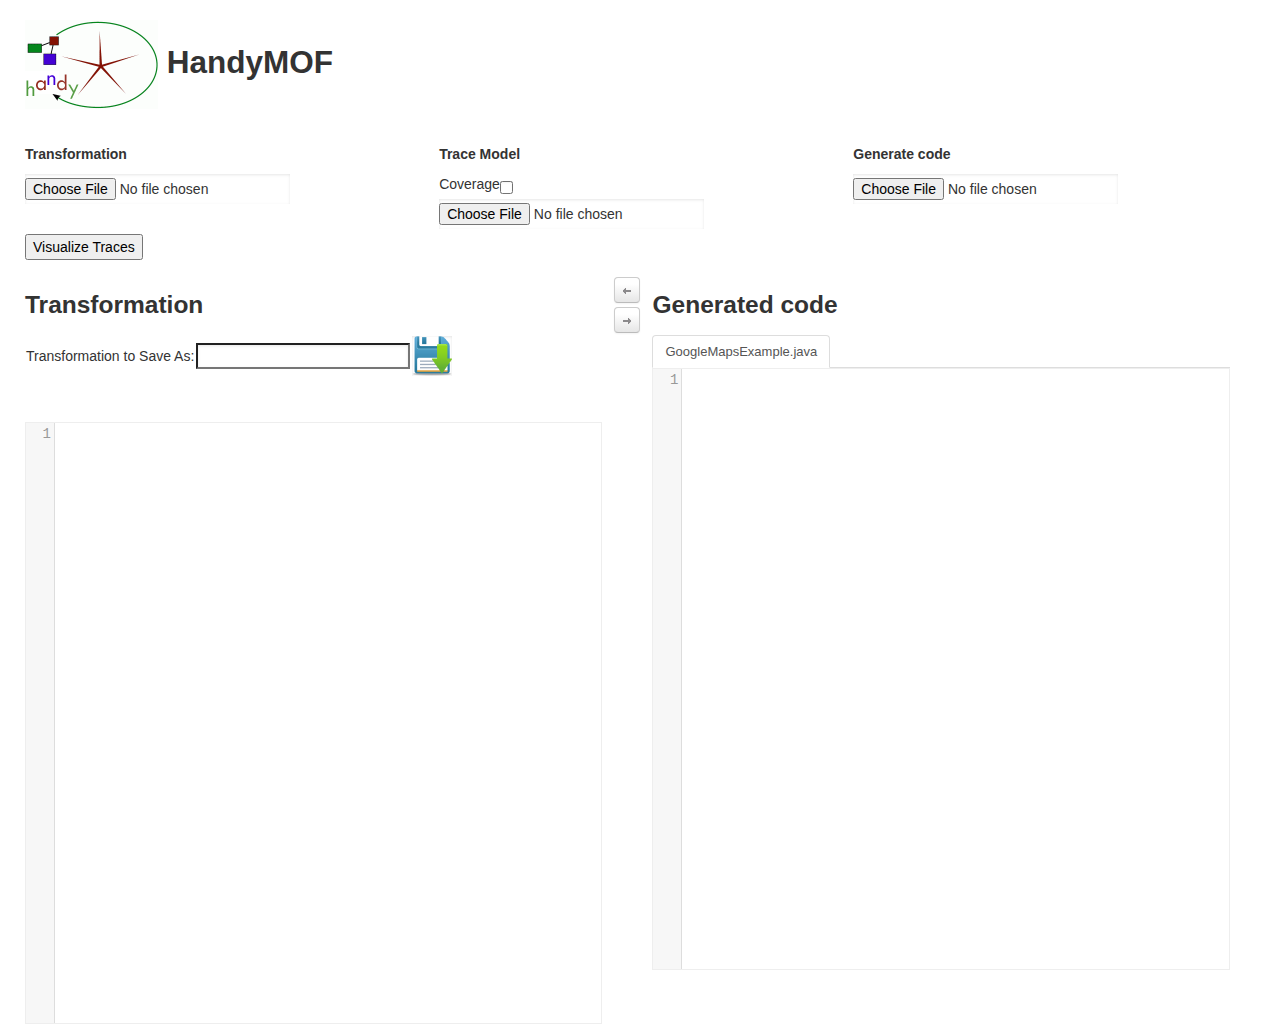
<file: handyMOF/index.html>
<!DOCTYPE html>
<html>
 <head>
	 <link rel="stylesheet" href="lib/codemirror.css">
	 <script src="lib/codemirror.js"></script>
	 <script src="mode/clike/clike.js"></script>
	 
	 <script src="addon/mode/overlay.js"></script>
 	 <style>
	  .CodeMirror {border: 1px solid #ddd; }
     </style>

     <link rel="stylesheet" href="assets/css/bootstrap.min.css">
     <link rel="stylesheet" href="css/custom-theme/jquery-ui-1.10.3.custom.css">
	
     <link type="text/css" href="assets/css/font-awesome.min.css" rel="stylesheet" />
     <!--[if IE 7]>
     <link rel="stylesheet" href="assets/css/font-awesome-ie7.min.css">
     <![endif]-->
     <!--[if lt IE 9]>
     <link rel="stylesheet" type="text/css" href="css/custom-theme/jquery.ui.1.10.3.ie.css"/>
     <![endif]-->
     <link href="assets/css/docs.css" rel="stylesheet">
     <link href="assets/js/google-code-prettify/prettify.css" rel="stylesheet">
     <!--begin wijmo menu-->
     <link href="third-party/wijmo/jquery.wijmo-open.1.5.0.css" rel="stylesheet" type="text/css" />
     <!--End wijmo menu-->
     <!--begin file input-->
     <link href="third-party/jQuery-UI-FileInput/css/enhanced.css" rel="Stylesheet">
     <!--End file input-->
     <!-- Le HTML5 shim, for IE6-8 support of HTML5 elements -->
     <!--[if lt IE 9]>
     <script src="http://html5shim.googlecode.com/svn/trunk/html5.js"></script>
     <![endif]-->
    
     <!-- jqGrid-->
     <link rel="stylesheet" href="third-party/jqGrid/jqGrid/css/ui.jqgrid.css" />
     <link rel="stylesheet" href="third-party/jqGrid/jqGrid.overrides.css"> 
     <!-- end jqGrid -->


     <link type="text/css" href="css/custom-theme/jquery-ui-1.10.2.custom.css" rel="stylesheet" />

	 <script src="assets/js/jquery-1.9.1.min.js" type="text/javascript"></script>
	 <script src="assets/js/jquery-migrate-1.2.1.js"></script>
	 <script src="assets/js/bootstrap.min.js" type="text/javascript"></script>
	 <script src="assets/js/holder.js"></script>
	 <script src="assets/js/jquery-ui-1.10.3.custom.min.js" type="text/javascript"></script>
	 <script src="assets/js/google-code-prettify/prettify.js" type="text/javascript"></script>
	 <script src="assets/js/docs.js" type="text/javascript"></script>
	 <!-- FileInput -->
	 <script src="third-party/jQuery-UI-FileInput/js/enhance.min.js" type="text/javascript"></script>
	 <script src="third-party/jQuery-UI-FileInput/js/fileinput.jquery.js" type="text/javascript"></script>
	 <!-- End FileInput -->
	 <!--wijmo-->
	 <script src="third-party/wijmo/jquery.mousewheel.min.js" type="text/javascript"></script>
	 <script src="third-party/wijmo/jquery.wijmo-open.1.5.0.min.js" type="text/javascript"></script>
	 <!--End wijmo-->
	 <!--jqGrid-->
	 <script src="third-party/jqGrid/jqGrid/js/i18n/grid.locale-en.js"></script>
	 <script src="third-party/jqGrid/jqGrid/js/jquery.jqGrid.min.js"></script> 
	 <!--end jqGrid-->
	 <script src="assets/js/demo-extra.js"></script>	
	 
	 
     <link rel="stylesheet" href="main.css" />
	 <script src="main.js"></script>	
	 
	 <title>HandyMOF</title>	   
 </head>
 <body>
 	 <h2 class="title"><img src="img/handy-logo-small.png"></img> HandyMOF</h2>
	 <div class="fullColumn">
	 	<!--
		 <div class="column3">
			 <h4>Project Folder</h4>
	 		 <input type="file" id="mofscriptFile" name="files[]" directory webkitdirectory/>
			 <input type="text" id="path"><button id="load">Load</button>
 		</div>
 		-->
		 <div class="column3">
			 <h5>Transformation</h5>
			 <!--select name="transformationMenu"-->
				 <!--option value="0">(please select:)</option-->
				 <!--option value="Map2GWT" selected>Map2GWT.m2t</option-->
				 <input type="file" id="mofscriptTransformation" value=""/>
			 <!--/select-->
 		</div>
	    <div class="column3">
		    <h5>Trace Model</h5>	
		 <!--select name="modelMenu"-->
			 <!--option value="0">(please select:)</option-->
			 <!--option value="Map_1" selected>Map_1.xmi</option-->
			 <!--option value="All">&lt;All&gt;</option-->
			 <label for="coverage">Coverage<input type="checkbox" id="coverage"></label>
			 <input type="file" id="traces" name="Select File"/>			 
		 <!--/select-->
	   </div> 
	    <div id="divGeneratedCode" class="column3 showme">
			<h5>Generate code</h5>
				<input type="file" id="generatedCode"/>
 		</div>
 		 <div id="divModelSet" class="column3 hideme">
			<h5>Minimal model set</h5>
				<input type="file" id="modelSet"/>
 		</div>
	 </div>	
	 
	 <div id="divVisualizeTraces" class="showme">
		<button id="visualizeTraces">Visualize Traces</button>
	 </div>	 
	  <div id="divCoverageAnalysis" class="hideme">
		<button id="coverageAnalysis">Coverage Analysis</button>
	 </div>	   	  
	 <div class="fullColumn">
		 <div class="column2">
			 <div id="transformation" class="codeArea">
				 <h3>Transformation</h3>
				 <div class="save">
	 				<table>
	 					<tr>
							<td>Transformation to Save As:</td>
							<td><input id="inputFileNameToSaveAs"></input></td>
							<td><input type="image" src="img/save-icon.ico" width="40" height="40" id="saveTransformation"></input></td>
						</tr>
	 				</table>
				 </div>
		     	 <textarea id="mofscriptCode"></textarea>
		     	 <textarea id="mofscriptCode2"></textarea>
		 	 </div>
		 </div>
		 <div class="columnMiddle">
			 <ul id="icons" class="ui-widget ui-helper-clearfix">
 			 	<li id="modeLeft" class="ui-state-default ui-corner-all"><span class="ui-icon ui-icon-arrowthick-1-w"></span></li>				 
			 	<li id="modeRight" class="ui-state-default ui-corner-all"><span class="ui-icon ui-icon-arrowthick-1-e"></span></li>
		     </ul>
		 </div>
		 <div class="column2">
			 <div class="codeArea">
				 <h3>Generated code</h3>
				 <div id="tabs">
			         <ul id="tabLabel">
			             <li><a href="#file1">GoogleMapsExample.java</a></li>
			             <li><a href="#file1">MinimalModelSuite.txt</a></li>						 
			         </ul>
					 <div if="file1">
		     	 <textarea id="javaCode">
</textarea>
		     	 <textarea id="javaCode2">
</textarea>
 <textarea id="javaCode3">
 <!--Map_1.xmi
 Map_2.xmi
 Map_3.xmi
 Map_4.xmi
 Map_5.xmi-->
</textarea>
				</div>
			</div>
		 	 </div>
		 </div>	
 	 </div> 	 
 </body>
</html>
</file>
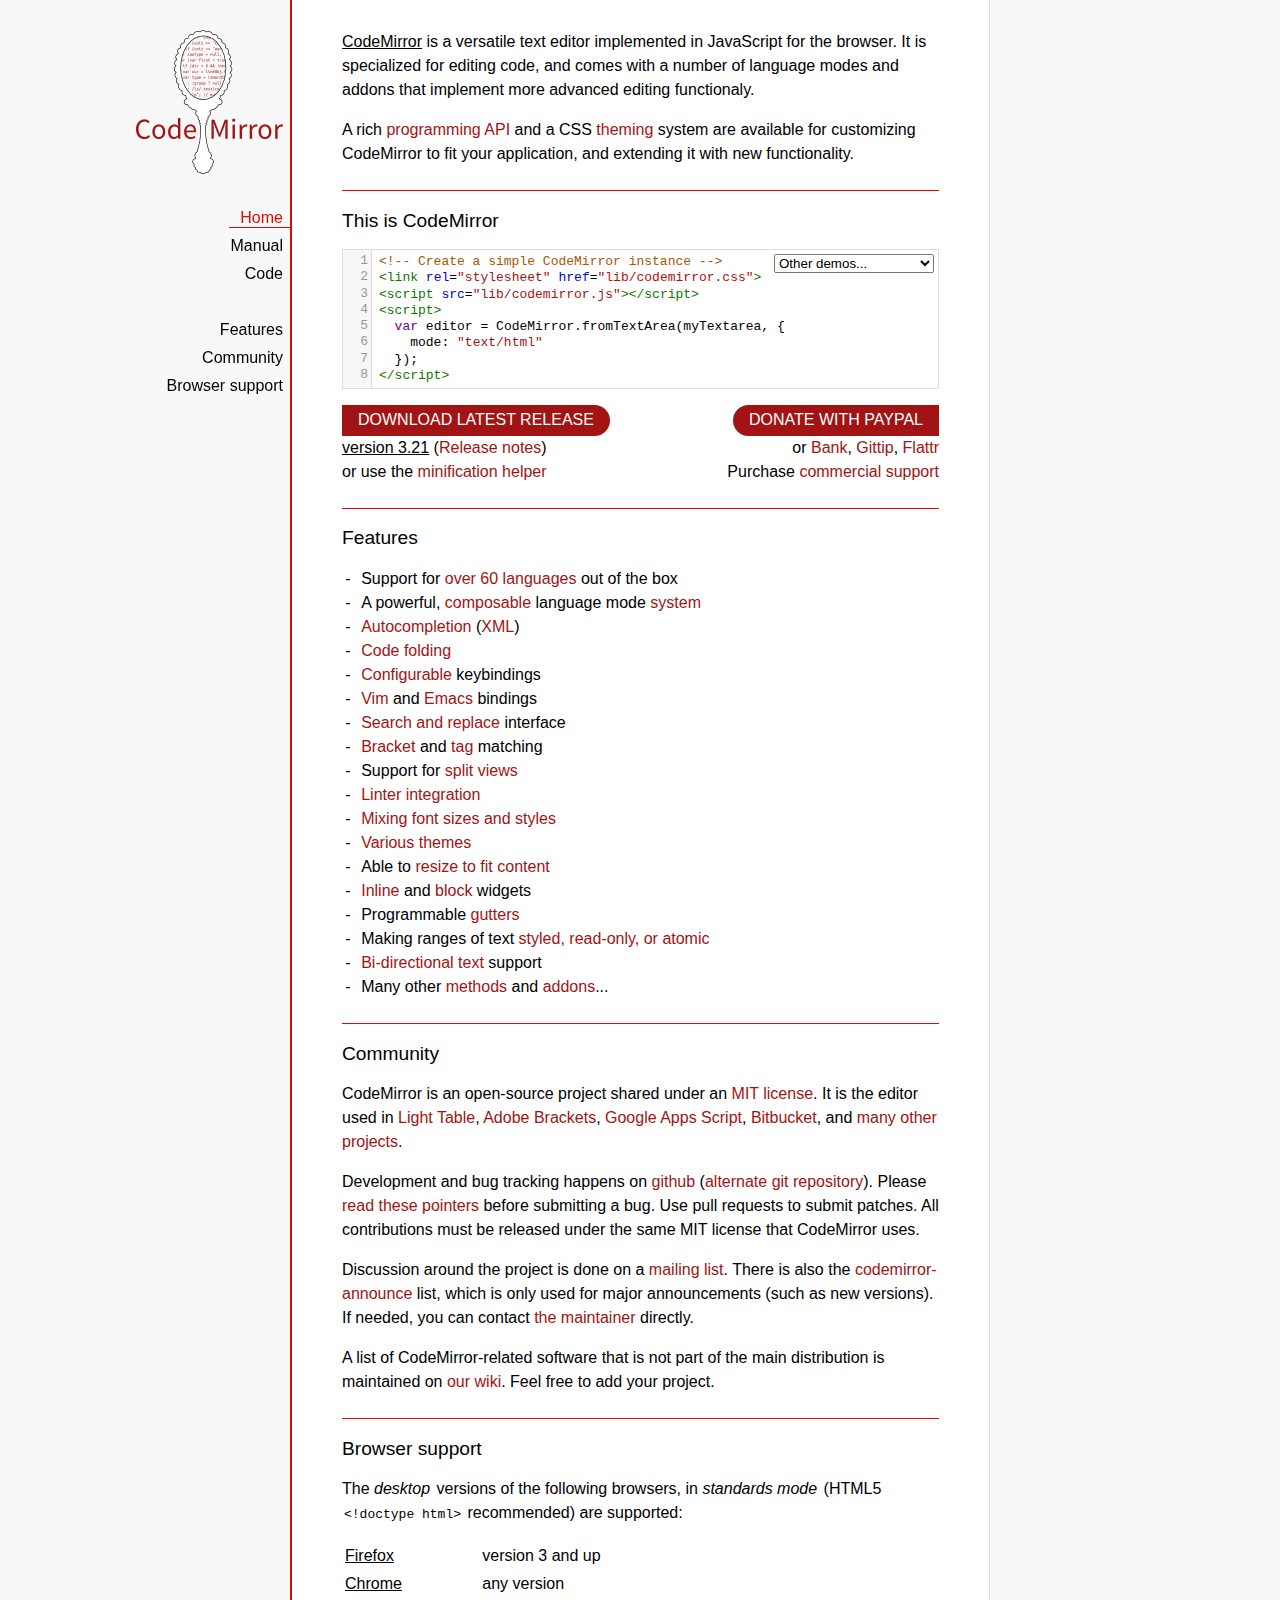
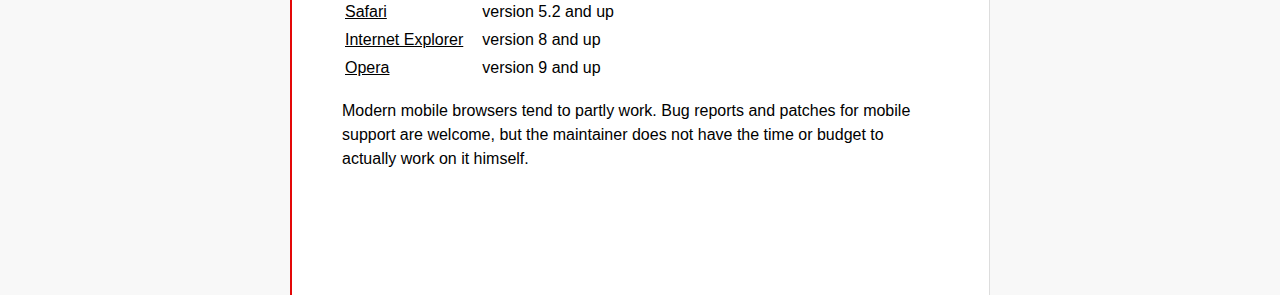
<file: handyMOF/codemirror-3.21/index.html>
<!doctype html>

<title>CodeMirror</title>
<meta charset="utf-8"/>

<link rel=stylesheet href="lib/codemirror.css">
<link rel=stylesheet href="doc/docs.css">
<script src="lib/codemirror.js"></script>
<script src="mode/xml/xml.js"></script>
<script src="mode/javascript/javascript.js"></script>
<script src="mode/css/css.js"></script>
<script src="mode/htmlmixed/htmlmixed.js"></script>
<script src="addon/edit/matchbrackets.js"></script>

<script src="doc/activebookmark.js"></script>

<style>
  .CodeMirror { height: auto; border: 1px solid #ddd; }
  .CodeMirror-scroll { max-height: 200px; }
  .CodeMirror pre { padding-left: 7px; line-height: 1.25; }
</style>

<div id=nav>
  <a href="http://codemirror.net"><img id=logo src="doc/logo.png"></a>

  <ul>
    <li><a class=active data-default="true" href="#description">Home</a>
    <li><a href="doc/manual.html">Manual</a>
    <li><a href="https://github.com/marijnh/codemirror">Code</a>
  </ul>
  <ul>
    <li><a href="#features">Features</a>
    <li><a href="#community">Community</a>
    <li><a href="#browsersupport">Browser support</a>
  </ul>
</div>

<article>

<section id=description class=first>
  <p><strong>CodeMirror</strong> is a versatile text editor
  implemented in JavaScript for the browser. It is specialized for
  editing code, and comes with a number of language modes and addons
  that implement more advanced editing functionaly.</p>

  <p>A rich <a href="doc/manual.html#api">programming API</a> and a
  CSS <a href="doc/manual.html#styling">theming</a> system are
  available for customizing CodeMirror to fit your application, and
  extending it with new functionality.</p>
</section>

<section id=demo>
  <h2>This is CodeMirror</h2>
  <form style="position: relative; margin-top: .5em;"><textarea id=demotext>
<!-- Create a simple CodeMirror instance -->
<link rel="stylesheet" href="lib/codemirror.css">
<script src="lib/codemirror.js"></script>
<script>
  var editor = CodeMirror.fromTextArea(myTextarea, {
    mode: "text/html"
  });
</script></textarea>
  <select id="demolist" onchange="document.location = this.options[this.selectedIndex].value;">
    <option value="#">Other demos...</option>
    <option value="demo/complete.html">Autocompletion</option>
    <option value="demo/folding.html">Code folding</option>
    <option value="demo/theme.html">Themes</option>
    <option value="mode/htmlmixed/index.html">Mixed language modes</option>
    <option value="demo/bidi.html">Bi-directional text</option>
    <option value="demo/variableheight.html">Variable font sizes</option>
    <option value="demo/search.html">Search interface</option>
    <option value="demo/vim.html">Vim bindings</option>
    <option value="demo/emacs.html">Emacs bindings</option>
    <option value="demo/tern.html">Tern integration</option>
    <option value="demo/merge.html">Merge/diff interface</option>
    <option value="demo/fullscreen.html">Full-screen editor</option>
  </select></form>
  <script>
    var editor = CodeMirror.fromTextArea(document.getElementById("demotext"), {
      lineNumbers: true,
      mode: "text/html",
      matchBrackets: true
    });
  </script>
  <div style="position: relative; margin: 1em 0;">
    <a class="bigbutton left" href="http://codemirror.net/codemirror.zip">DOWNLOAD LATEST RELEASE</a>
    <div><strong>version 3.21</strong> (<a href="doc/releases.html">Release notes</a>)</div>
    <div>or use the <a href="doc/compress.html">minification helper</a></div>
    <div style="position: absolute; top: 0; right: 0; text-align: right">
      <span class="bigbutton right" onclick="document.getElementById('paypal').submit();">DONATE WITH PAYPAL</span>
      <div style="position: relative">
        or <span onclick="document.getElementById('bankinfo').style.display = 'block';" class=quasilink>Bank</span>,
        <a href="https://www.gittip.com/marijnh">Gittip</a>,
        <a href="https://flattr.com/profile/marijnh">Flattr</a><br>
        <div id=bankinfo>
          <span id=bankinfo_close onclick="document.getElementById('bankinfo').style.display = '';">×</span>
          Bank: <i>Rabobank</i><br/>
          Country: <i>Netherlands</i><br/>
          SWIFT: <i>RABONL2U</i><br/>
          Account: <i>147850770</i><br/>
          Name: <i>Marijn Haverbeke</i><br/>
          IBAN: <i>NL26 RABO 0147 8507 70</i>
        </div>
        <form action="https://www.paypal.com/cgi-bin/webscr" method="post" id="paypal">
          <input type="hidden" name="cmd" value="_s-xclick"/>
          <input type="hidden" name="hosted_button_id" value="3FVHS5FGUY7CC"/>
        </form>
      </div>
      <div>
        Purchase <a href="http://codemirror.com">commercial support</a>
      </div>
    </div>
  </div>
</section>

<section id=features>
  <h2>Features</h2>
  <ul>
    <li>Support for <a href="mode/index.html">over 60 languages</a> out of the box
    <li>A powerful, <a href="mode/htmlmixed/index.html">composable</a> language mode <a href="doc/manual.html#modeapi">system</a>
    <li><a href="doc/manual.html#addon_show-hint">Autocompletion</a> (<a href="demo/xmlcomplete.html">XML</a>)
    <li><a href="doc/manual.html#addon_foldcode">Code folding</a>
    <li><a href="doc/manual.html#option_extraKeys">Configurable</a> keybindings
    <li><a href="demo/vim.html">Vim</a> and <a href="demo/emacs.html">Emacs</a> bindings
    <li><a href="doc/manual.html#addon_search">Search and replace</a> interface
    <li><a href="doc/manual.html#addon_matchbrackets">Bracket</a> and <a href="doc/manual.html#addon_matchtags">tag</a> matching
    <li>Support for <a href="demo/buffers.html">split views</a>
    <li><a href="doc/manual.html#addon_lint">Linter integration</a>
    <li><a href="demo/variableheight.html">Mixing font sizes and styles</a>
    <li><a href="demo/theme.html">Various themes</a>
    <li>Able to <a href="demo/resize.html">resize to fit content</a>
    <li><a href="doc/manual.html#mark_replacedWith">Inline</a> and <a href="doc/manual.html#addLineWidget">block</a> widgets
    <li>Programmable <a href="demo/marker.html">gutters</a>
    <li>Making ranges of text <a href="doc/manual.html#markText">styled, read-only, or atomic</a>
    <li><a href="demo/bidi.html">Bi-directional text</a> support
    <li>Many other <a href="doc/manual.html#api">methods</a> and <a href="doc/manual.html#addons">addons</a>...
  </ul>
</section>

<section id=community>
  <h2>Community</h2>

  <p>CodeMirror is an open-source project shared under
  an <a href="LICENSE">MIT license</a>. It is the editor used in
  <a href="http://www.chris-granger.com/2012/04/12/light-table---a-new-ide-concept/">Light
  Table</a>, <a href="http://brackets.io/">Adobe
  Brackets</a>, <a href="https://script.google.com/">Google Apps
  Script</a>, <a href="http://blog.bitbucket.org/2013/05/14/edit-your-code-in-the-cloud-with-bitbucket/">Bitbucket</a>,
  and <a href="doc/realworld.html">many other projects</a>.</p>

  <p>Development and bug tracking happens
  on <a href="https://github.com/marijnh/CodeMirror/">github</a>
  (<a href="http://marijnhaverbeke.nl/git/codemirror">alternate git
  repository</a>).
  Please <a href="http://codemirror.net/doc/reporting.html">read these
  pointers</a> before submitting a bug. Use pull requests to submit
  patches. All contributions must be released under the same MIT
  license that CodeMirror uses.</p>

  <p>Discussion around the project is done on
  a <a href="http://groups.google.com/group/codemirror">mailing list</a>.
  There is also
  the <a href="http://groups.google.com/group/codemirror-announce">codemirror-announce</a>
  list, which is only used for major announcements (such as new
  versions). If needed, you can
  contact <a href="mailto:marijnh@gmail.com">the maintainer</a>
  directly.</p>

  <p>A list of CodeMirror-related software that is not part of the
  main distribution is maintained
  on <a href="https://github.com/marijnh/CodeMirror/wiki/CodeMirror-addons">our
  wiki</a>. Feel free to add your project.</p>
</section>

<section id=browsersupport>
  <h2>Browser support</h2>
  <p>The <em>desktop</em> versions of the following browsers,
  in <em>standards mode</em> (HTML5 <code>&lt;!doctype html></code>
  recommended) are supported:</p>
  <table style="margin-bottom: 1em">
    <tr><th>Firefox</th><td>version 3 and up</td></tr>
    <tr><th>Chrome</th><td>any version</td></tr>
    <tr><th>Safari</th><td>version 5.2 and up</td></tr>
    <tr><th style="padding-right: 1em;">Internet Explorer</th><td>version 8 and up</td></tr>
    <tr><th>Opera</th><td>version 9 and up</td></tr>
  </table>
  <p>Modern mobile browsers tend to partly work. Bug reports and
  patches for mobile support are welcome, but the maintainer does not
  have the time or budget to actually work on it himself.</p>
</section>

</article>
</file>
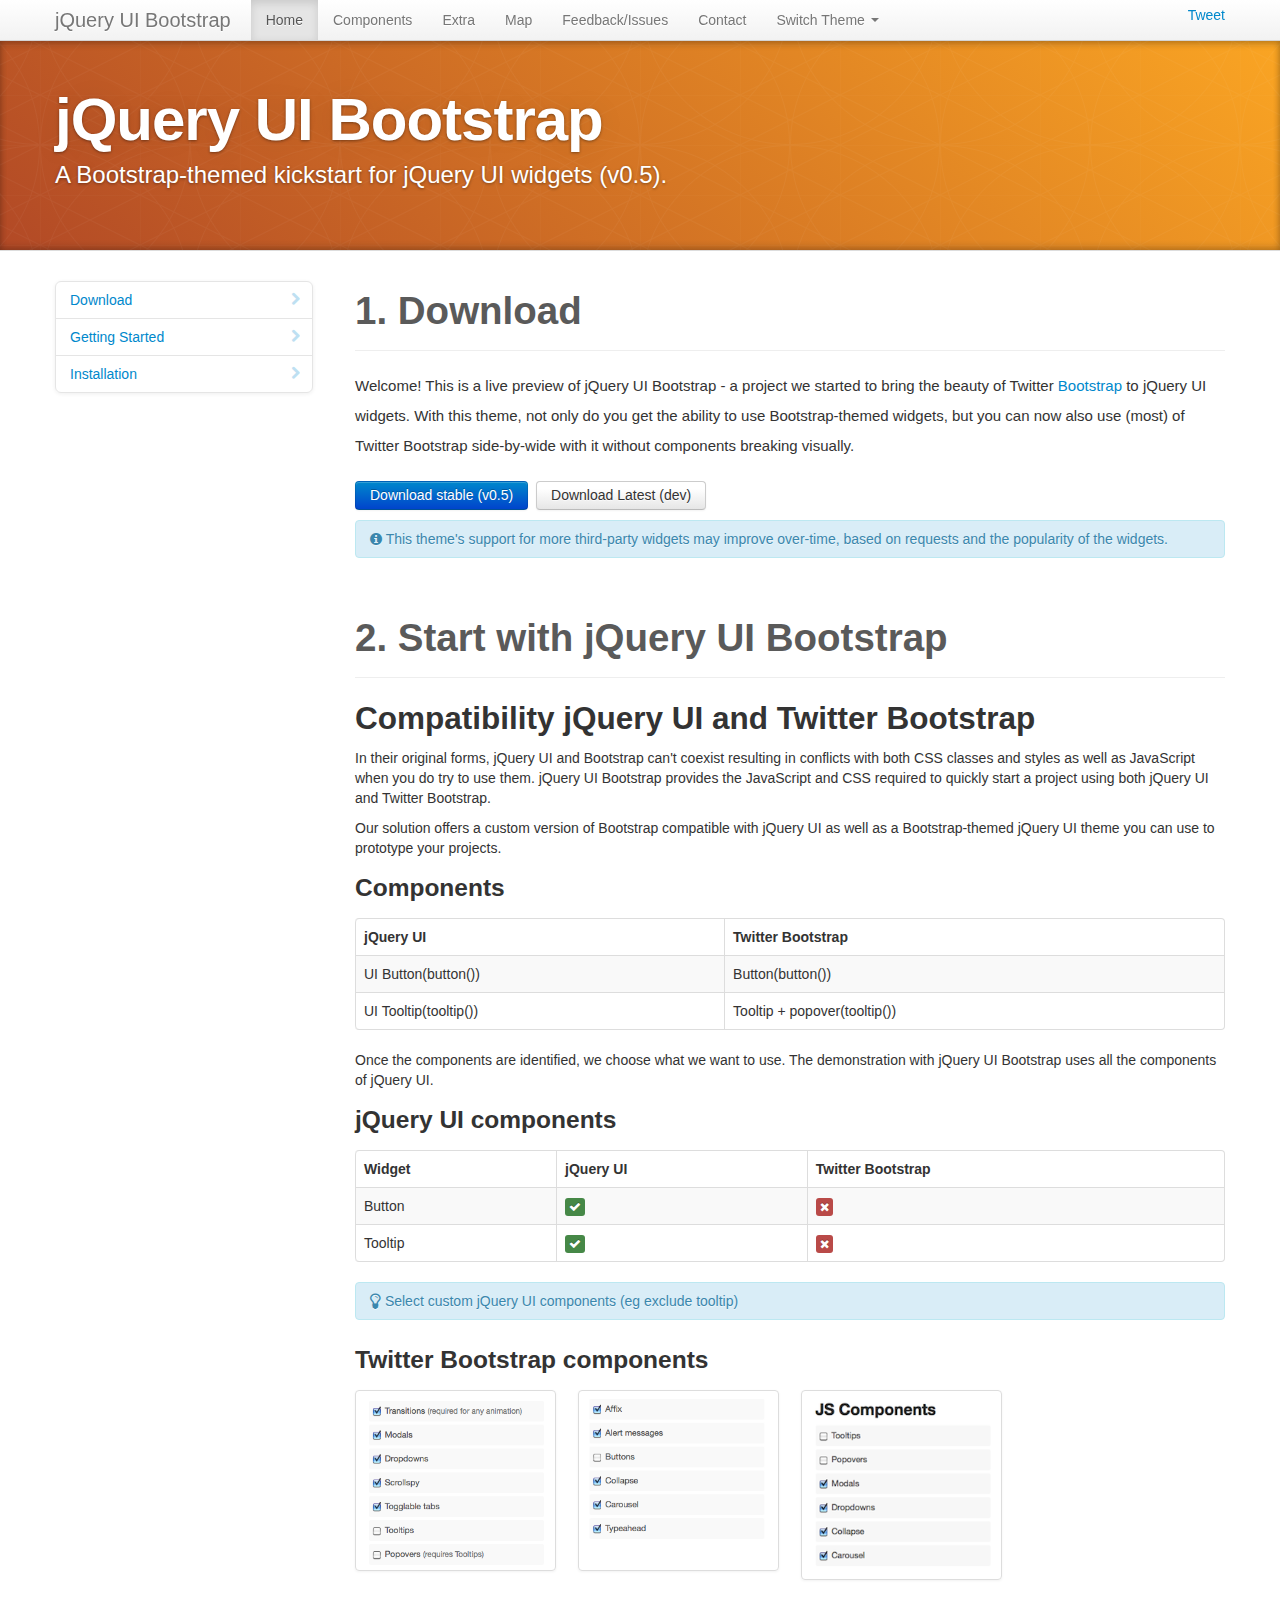
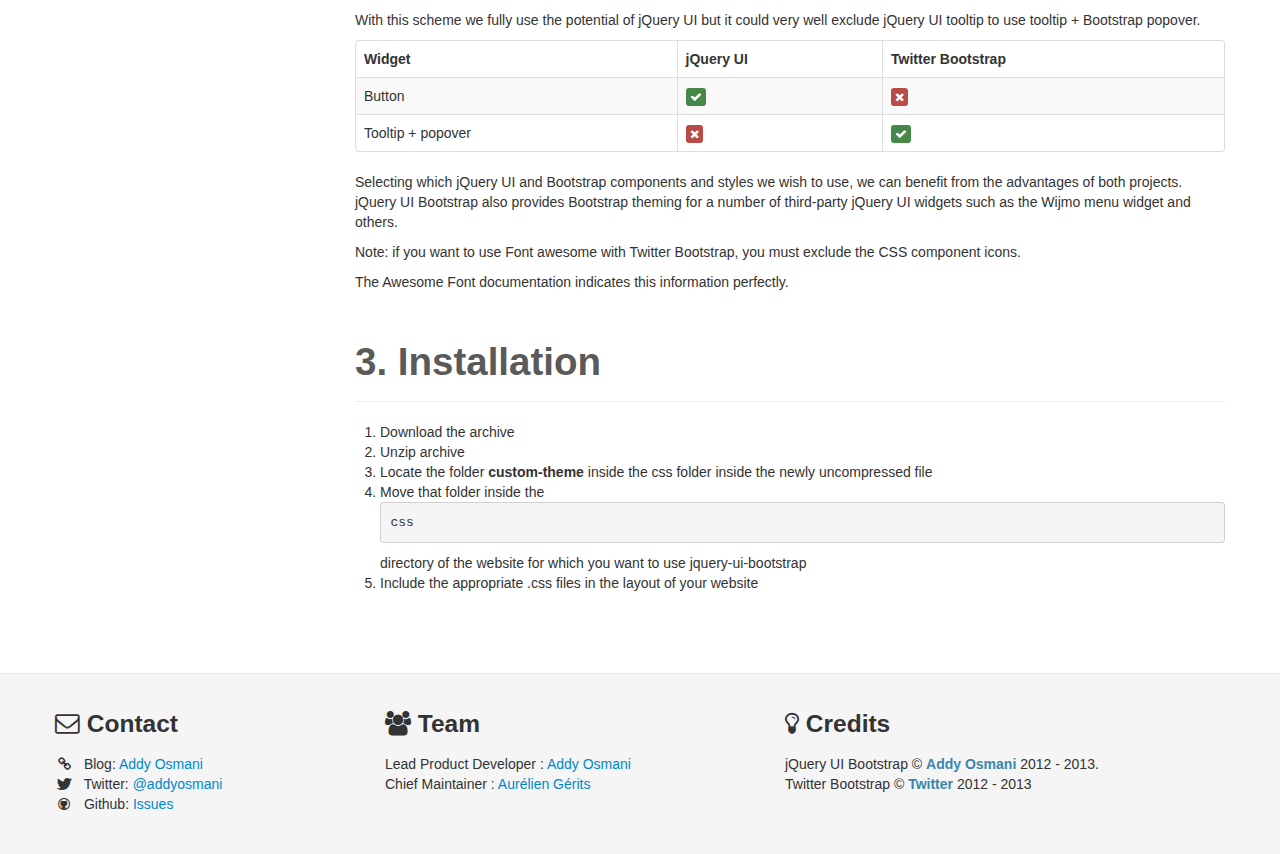
<file: handyMOF/jquery-ui-bootstrap-gh-pages/index.html>
<!DOCTYPE html>
        <html lang="en">
        <head>
            <meta charset="utf-8">
            <title>Download jQuery UI Bootstrap</title>
            <meta name="viewport" content="width=device-width, initial-scale=1.0">
            <meta name="description" content="A preview of the jQuery UI Bootstrap theme.">
            <meta name="author" content="Addy Osmani">

            <!-- Le styles -->
			<link rel="stylesheet" href="assets/css/bootstrap.min.css">
			<link rel="stylesheet" href="css/custom-theme/jquery-ui-1.10.3.custom.css">
            <link rel="stylesheet" href="assets/css/font-awesome.min.css">
            <!--[if IE 7]>
            <link rel="stylesheet" href="assets/css/font-awesome-ie7.min.css">
            <![endif]-->
            <!--[if lt IE 9]>
            <link rel="stylesheet" href="css/custom-theme/jquery.ui.1.10.3.ie.css">
            <![endif]-->
            <link rel="stylesheet" href="assets/css/docs.css">
            <link rel="stylesheet" href="assets/js/google-code-prettify/prettify.css">

            <!-- Le HTML5 shim, for IE6-8 support of HTML5 elements -->
            <!--[if lt IE 9]>
            <script src="http://html5shim.googlecode.com/svn/trunk/html5.js"></script>
            <![endif]-->

            <!-- Le fav and touch icons -->
            <link rel="apple-touch-icon-precomposed" sizes="144x144" href="assets/ico/apple-touch-icon-144-precomposed.png">
            <link rel="apple-touch-icon-precomposed" sizes="114x114" href="assets/ico/apple-touch-icon-114-precomposed.png">
            <link rel="apple-touch-icon-precomposed" sizes="72x72" href="assets/ico/apple-touch-icon-72-precomposed.png">
            <link rel="apple-touch-icon-precomposed" href="assets/ico/apple-touch-icon-57-precomposed.png">
            <link rel="shortcut icon" href="assets/ico/favicon.png">

        </head>

        <body data-spy="scroll" data-target=".bs-docs-sidebar" data-twttr-rendered="true">

        <!-- Navbar
        ================================================== -->
        <div class="navbar navbar-fixed-top">
            <div class="navbar-inner">
                <div class="container">
                    <button type="button" class="btn btn-navbar" data-toggle="collapse" data-target=".nav-collapse">
                        <span class="icon-bar"></span>
                        <span class="icon-bar"></span>
                        <span class="icon-bar"></span>
                    </button>
                    <a class="brand" href="http://github.com/addyosmani/jquery-ui-bootstrap">jQuery UI Bootstrap</a>
                    <div class="nav-collapse collapse">
                        <ul class="nav">
                            <li class="active">
                                <a href="./index.html">Home</a>
                            </li>
                            <li>
                                <a href="./components.html">Components</a>
                            </li>
                            <li>
                                <a href="./extra.html">Extra</a>
                            </li>
                            <li>
                                <a href="./map.html">Map</a>
                            </li>
                            <li>
                                <a href="http://github.com/addyosmani/jquery-ui-bootstrap/issues">Feedback/Issues</a>
                            </li>
                            <li>
                                <a href="http://twitter.com/addyosmani">Contact</a>
                            </li>
                            <li class="dropdown">
								<a href="#" class="dropdown-toggle" data-toggle="dropdown">
									Switch Theme <b class="caret"></b>
								</a>
								<ul class="dropdown-menu" role="menu" aria-labelledby="dropdownMenu">
									<li><a tabindex="-1" href="./index.html">Default Bootstrap Theme (Non LESS'd)</a></li>
									<li><a tabindex="-1" href="theme/united/index.html">United Theme via Bootswatch (LESS'd)</a></li>
									<li><a tabindex="-1" href="theme/base/index.html">Default Bootstrap Theme (LESS'd)</a></li>
								</ul>
                            </li>
                        </ul>
                        <div id="twitter-share" class="pull-right">
                            <a href="https://twitter.com/share" class="twitter-share-button" data-url="http://addyosmani.github.com/jquery-ui-bootstrap/" data-text="A new jQuery UI Bootstrap theme" data-via="addyosmani" data-size="large">Tweet</a>
                            <script>!function(d,s,id){var js,fjs=d.getElementsByTagName(s)[0];if(!d.getElementById(id)){js=d.createElement(s);js.id=id;js.src="//platform.twitter.com/widgets.js";fjs.parentNode.insertBefore(js,fjs);}}(document,"script","twitter-wjs");</script>
                        </div>
                    </div>
                </div>
            </div>
        </div>


        <!-- Subhead
        ================================================== -->
        <header class="jumbotron subhead" id="overview">
            <div class="container">
                <h1>jQuery UI Bootstrap</h1>
                <p class="lead">A Bootstrap-themed kickstart for jQuery UI widgets (v0.5).</p>
            </div>
        </header>


        <div class="container">
        <!-- Docs nav ================================================== -->
        <div class="row">
        <div class="span3 bs-docs-sidebar">
            <ul class="nav nav-list bs-docs-sidenav">
                <li><a href="#block-download"><i class="icon-chevron-right"></i> Download</a></li>
                <li><a href="#block-documentation"><i class="icon-chevron-right"></i> Getting Started</a></li>
                <li><a href="#block-installation"><i class="icon-chevron-right"></i> Installation</a></li>
            </ul>
        </div>
        <div class="span9">
            <!-- Download ================================================== -->
            <section id="block-download">
                <div class="page-header">
                    <h1>1. Download</h1>
                </div>
                <div class="row-fluid">
                    <p class="docs-lead">
                        Welcome! This is a live preview of jQuery UI Bootstrap - a project we started to bring the beauty of Twitter <a href="http://twitter.github.com/bootstrap/">Bootstrap</a> to jQuery UI widgets.
                        With this theme, not only do you get the ability to use Bootstrap-themed widgets, but you can now also use (most) of Twitter Bootstrap side-by-wide with it without components breaking visually.
                    </p>
                    <p>
                        <a class="download-btn ui-button-primary" href="https://github.com/addyosmani/jquery-ui-bootstrap/zipball/v0.5pre">Download stable (v0.5)</a>
                        <a class="download-btn" href="https://github.com/addyosmani/jquery-ui-bootstrap/zipball/master" >Download Latest (dev)</a>
                    </p>
                </div>
                <div class="alert alert-info">
                    <span class="icon-info-sign"></span> This theme's support for more third-party widgets may improve over-time, based on requests and the popularity of the widgets.
                </div>
            </section>
            <section id="block-documentation">
                <div class="page-header">
                    <h1>2. Start with jQuery UI Bootstrap</h1>
                </div>
                <h2>Compatibility jQuery UI and Twitter Bootstrap</h2>

                <p>
                    In their original forms, jQuery UI and Bootstrap can't coexist resulting in conflicts with both CSS classes and styles as well as JavaScript when you do try to use them. jQuery UI Bootstrap provides the JavaScript and CSS required to quickly start a project using both jQuery UI and Twitter Bootstrap.
                </p>
                <p>
                    Our solution offers a custom version of Bootstrap compatible with jQuery UI as well as a Bootstrap-themed jQuery UI theme you can use to prototype your projects.
                </p>
                <h3>Components</h3>
                <table class="table table-bordered table-striped table-hover">
                    <thead>
                    <tr>
                        <th>jQuery UI</th>
                        <th>Twitter Bootstrap</th>
                    </tr>
                    </thead>
                    <tbody>
                    <tr>
                        <td>UI Button(button())</td>
                        <td>Button(button())</td>
                    </tr>
                    <tr>
                        <td>UI Tooltip(tooltip())</td>
                        <td>Tooltip + popover(tooltip())</td>
                    </tr>
                    </tbody>
                </table>
                <p>
                    Once the components are identified, we choose what we want to use.
                    The demonstration with jQuery UI Bootstrap uses all the components of jQuery UI.
                </p>
                <h3>jQuery UI components</h3>
                <table class="table table-bordered table-striped table-hover">
                    <thead>
                    <tr>
                        <th>Widget</th>
                        <th>jQuery UI</th>
                        <th>Twitter Bootstrap</th>
                    </tr>
                    </thead>
                    <tbody>
                    <tr>
                        <td>Button</td>
                        <td><div class="label label-success"><span class="icon-ok"></span></div></td>
                        <td><div class="label label-important"><span class="icon-remove"></span></div></td>
                    </tr>
                    <tr>
                        <td>Tooltip</td>
                        <td><div class="label label-success"><span class="icon-ok"></span></div></td>
                        <td><div class="label label-important"><span class="icon-remove"></span></div></td>
                    </tr>
                    </tbody>
                </table>
                <div class="alert alert-info">
                    <span class="icon-lightbulb icon-large"></span>  Select custom jQuery UI components (eg exclude tooltip)
                </div>
                <h3> Twitter Bootstrap components</h3>
                <div class="row-fluid">
                    <ul class="thumbnails">
                        <li class="span3">
                            <a href="#"class="thumbnail"><img src="assets/img/bootstrap-jquery-plugins-01.png" alt="bootstrap-jquery-plugins-01" width="295" height="265" class="alignnone size-full wp-image-281" /></a>
                        </li>
                        <li class="span3">
                            <a href="#"class="thumbnail"><img src="assets/img/bootstrap-jquery-plugins-02.png" alt="bootstrap-jquery-plugins-02" width="295" height="265" class="alignnone size-full wp-image-282" /></a>
                        </li>
                        <li class="span3">
                            <a href="#"class="thumbnail"><img src="assets/img/bootstrap-js-components.png" alt="bootstrap-js-components" width="250" height="236" class="alignnone size-full wp-image-274" /></a>
                        </li>
                    </ul>
                </div>
                <p>
                    With this scheme we fully use the potential of jQuery UI but it could very well exclude jQuery UI tooltip to use tooltip + Bootstrap popover.
                </p>
                <table class="table table-bordered table-striped table-hover">
                    <thead>
                    <tr>
                        <th>Widget</th>
                        <th>jQuery UI</th>
                        <th>Twitter Bootstrap</th>
                    </tr>
                    </thead>
                    <tbody>
                    <tr>
                        <td>Button</td>
                        <td><div class="label label-success"><span class="icon-ok"></span></div></td>
                        <td><div class="label label-important"><span class="icon-remove"></span></div></td>
                    </tr>
                    <tr>
                        <td>Tooltip + popover</td>
                        <td><div class="label label-important"><span class="icon-remove"></span></div></td>
                        <td><div class="label label-success"><span class="icon-ok"></span></div></td>
                    </tr>
                    </tbody>
                </table>
                <p>
                    Selecting which jQuery UI and Bootstrap components and styles we wish to use, we can benefit from the advantages of both projects. jQuery UI Bootstrap also provides Bootstrap theming for a number of third-party jQuery UI widgets such as the Wijmo menu widget and others.
                </p>
                <p>
                    Note: if you want to use Font awesome with Twitter Bootstrap, you must exclude the CSS component icons.
                </p>
                <p>
                    The Awesome Font documentation indicates this information perfectly.
                </p>
            </section>
            <section id="block-installation">
                <div class="page-header">
                    <h1>3. Installation</h1>
                </div>
                <ol>
                    <li>Download the archive</li>
                    <li>Unzip archive</li>
                    <li>Locate the folder <b>custom-theme</b> inside the css folder inside the newly uncompressed file</li>
                    <li>Move that folder inside the <pre>css</pre> directory of the website for which you want to use jquery-ui-bootstrap </li>
                    <li>Include the appropriate .css files in the layout of your website</li>
                </ol>

            </section>
        </div>
    </div>
</div>

<!-- Footer
================================================== -->
<footer class="footer">
    <div class="container">
        <div class="row">
          <div class="span3">
            <h3><span class="icon-envelope"></span> Contact</h3>
            <ul class="icons">
              <li><i class="icon-link"></i> Blog: <a class="targetblank" href="http://addyosmani.com/blog/">Addy Osmani</a></li>
              <li><i class="icon-twitter"></i> Twitter: <a class="targetblank" href="https://twitter.com/addyosmani">@addyosmani</a></li>
              <li><i class="icon-github"></i> Github: <a class="targetblank" href="https://github.com/addyosmani/jquery-ui-bootstrap/issues?state=open">Issues</a></li>
            </ul>
          </div>
          <div class="span9">
            <div class="span4">
                <h3><span class="icon-group"></span> Team</h3>
                <ul class="unstyled">
                    <li>Lead Product Developer : <a class="targetblank" href="http://addyosmani.com/blog/" hreflang="en">Addy Osmani</a></li>
                    <li>Chief Maintainer : <a class="targetblank" href="http://blog.aurelien-gerits.be" hreflang="fr">Aurélien Gérits</a></li>
                </ul>
            </div>
            <div class="span4">
                <h3><span class="icon-lightbulb"></span> Credits</h3>
                <ul class="unstyled">
                    <li>jQuery UI Bootstrap &copy; <strong class="text-info">Addy Osmani</strong> 2012 - 2013.</li>
                    <li>Twitter Bootstrap &copy; <strong class="text-info">Twitter</strong> 2012 - 2013</li>
                </ul>
            </div>
          </div>
        </div>
    </div>
</footer>
<!-- Placed at the end of the document so the pages load faster -->
<script src="assets/js/jquery-1.9.1.min.js"></script>
<script src="assets/js/bootstrap.min.js"></script>
<script src="assets/js/holder.js"></script>
<script src="assets/js/jquery-ui-1.10.3.custom.min.js"></script>
<script src="assets/js/google-code-prettify/prettify.js"></script>
<script src="assets/js/docs.js"></script>
<script src="assets/js/demo.js"></script>
</body>
</html>
</file>
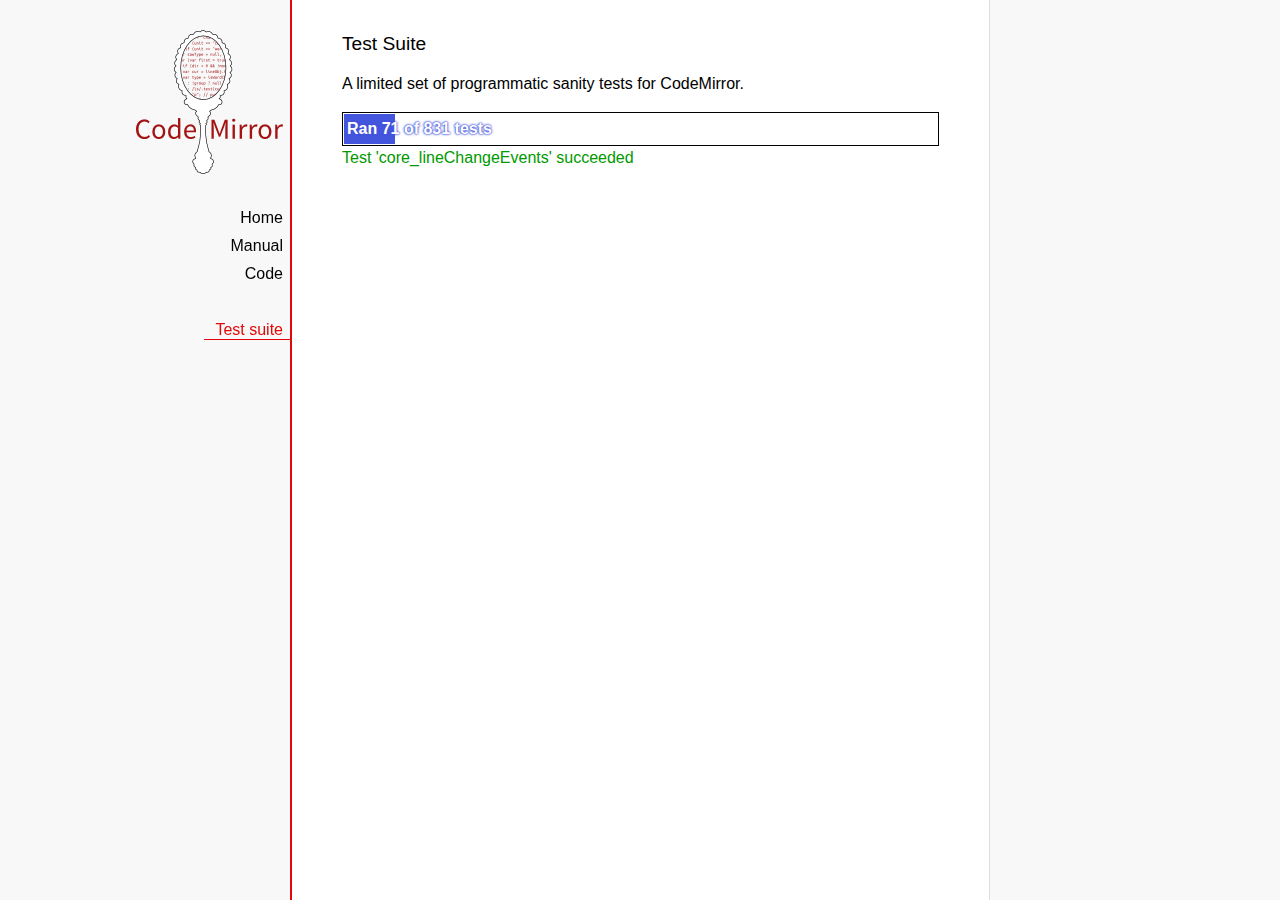
<file: handyMOF/codemirror-3.21/test/index.html>
<!doctype html>

<title>CodeMirror: Test Suite</title>
<meta charset="utf-8"/>
<link rel=stylesheet href="../doc/docs.css">

<link rel="stylesheet" href="../lib/codemirror.css">
<link rel="stylesheet" href="mode_test.css">
<script src="../lib/codemirror.js"></script>
<script src="../addon/mode/overlay.js"></script>
<script src="../addon/mode/multiplex.js"></script>
<script src="../addon/search/searchcursor.js"></script>
<script src="../addon/dialog/dialog.js"></script>
<script src="../addon/edit/matchbrackets.js"></script>
<script src="../addon/comment/comment.js"></script>
<script src="../mode/javascript/javascript.js"></script>
<script src="../mode/xml/xml.js"></script>
<script src="../keymap/vim.js"></script>
<script src="../keymap/emacs.js"></script>

<style type="text/css">
  .ok {color: #090;}
  .fail {color: #e00;}
  .error {color: #c90;}
  .done {font-weight: bold;}
  #progress {
  background: #45d;
  color: white;
  text-shadow: 0 0 1px #45d, 0 0 2px #45d, 0 0 3px #45d;
  font-weight: bold;
  white-space: pre;
  }
  #testground {
  visibility: hidden;
  }
  #testground.offscreen {
  visibility: visible;
  position: absolute;
  left: -10000px;
  top: -10000px;
  }
  .CodeMirror { border: 1px solid black; }
</style>

<div id=nav>
  <a href="http://codemirror.net"><img id=logo src="../doc/logo.png"></a>

  <ul>
    <li><a href="../index.html">Home</a>
    <li><a href="../doc/manual.html">Manual</a>
    <li><a href="https://github.com/marijnh/codemirror">Code</a>
  </ul>
  <ul>
    <li><a class=active href="#">Test suite</a>
  </ul>
</div>

<article>
  <h2>Test Suite</h2>

    <p>A limited set of programmatic sanity tests for CodeMirror.</p>

    <div style="border: 1px solid black; padding: 1px; max-width: 700px;">
      <div style="width: 0px;" id=progress><div style="padding: 3px;">Ran <span id="progress_ran">0</span><span id="progress_total"> of 0</span> tests</div></div>
    </div>
    <p id=status>Please enable JavaScript...</p>
    <div id=output></div>

    <div id=testground></div>

    <script src="driver.js"></script>
    <script src="test.js"></script>
    <script src="doc_test.js"></script>
    <script src="comment_test.js"></script>
    <script src="search_test.js"></script>
    <script src="mode_test.js"></script>
    <script src="../mode/javascript/test.js"></script>
    <script src="../mode/css/css.js"></script>
    <script src="../mode/css/test.js"></script>
    <script src="../mode/css/scss_test.js"></script>
    <script src="../mode/css/less_test.js"></script>
    <script src="../mode/xml/xml.js"></script>
    <script src="../mode/htmlmixed/htmlmixed.js"></script>
    <script src="../mode/ruby/ruby.js"></script>
    <script src="../mode/haml/haml.js"></script>
    <script src="../mode/haml/test.js"></script>
    <script src="../mode/markdown/markdown.js"></script>
    <script src="../mode/markdown/test.js"></script>
    <script src="../mode/gfm/gfm.js"></script>
    <script src="../mode/gfm/test.js"></script>
    <script src="../mode/stex/stex.js"></script>
    <script src="../mode/stex/test.js"></script>
    <script src="../mode/xquery/xquery.js"></script>
    <script src="../mode/xquery/test.js"></script>
    <script src="../addon/mode/multiplex_test.js"></script>
    <script src="vim_test.js"></script>
    <script src="emacs_test.js"></script>
    <script>
      window.onload = runHarness;
      CodeMirror.on(window, 'hashchange', runHarness);

      function esc(str) {
        return str.replace(/[<&]/, function(ch) { return ch == "<" ? "&lt;" : "&amp;"; });
      }

      var output = document.getElementById("output"),
          progress = document.getElementById("progress"),
          progressRan = document.getElementById("progress_ran").childNodes[0],
          progressTotal = document.getElementById("progress_total").childNodes[0];
      var count = 0,
          failed = 0,
          skipped = 0,
          bad = "",
          running = false, // Flag that states tests are running
          quit = false, // Flag to quit tests ASAP
          verbose = false; // Adds message for *every* test to output

      function runHarness(){
        if (running) {
          quit = true;
          setStatus("Restarting tests...", '', true);
          setTimeout(function(){runHarness();}, 500);
          return;
        }
        filters = [];
        verbose = false;
        if (window.location.hash.substr(1)){
          var strings = window.location.hash.substr(1).split(",");
          while (strings.length) {
            var s = strings.shift();
            if (s === "verbose")
              verbose = true;
            else
              filters.push(parseTestFilter(decodeURIComponent(s)));;
          }
        }
        quit = false;
        running = true;
        setStatus("Loading tests...");
        count = 0;
        failed = 0;
        skipped = 0;
        bad = "";
        totalTests = countTests();
        progressTotal.nodeValue = " of " + totalTests;
        progressRan.nodeValue = count;
        output.innerHTML = '';
        document.getElementById("testground").innerHTML = "<form>" +
          "<textarea id=\"code\" name=\"code\"></textarea>" +
          "<input type=submit value=ok name=submit>" +
          "</form>";
        runTests(displayTest);
      }

      function setStatus(message, className, force){
        if (quit && !force) return;
        if (!message) throw("must provide message");
        var status = document.getElementById("status").childNodes[0];
        status.nodeValue = message;
        status.parentNode.className = className;
      }
      function addOutput(name, className, code){
        var newOutput = document.createElement("dl");
        var newTitle = document.createElement("dt");
        newTitle.className = className;
        newTitle.appendChild(document.createTextNode(name));
        newOutput.appendChild(newTitle);
        var newMessage = document.createElement("dd");
        newMessage.innerHTML = code;
        newOutput.appendChild(newTitle);
        newOutput.appendChild(newMessage);
        output.appendChild(newOutput);
      }
      function displayTest(type, name, customMessage) {
        var message = "???";
        if (type != "done" && type != "skipped") ++count;
        progress.style.width = (count * (progress.parentNode.clientWidth - 2) / totalTests) + "px";
        progressRan.nodeValue = count;
        if (type == "ok") {
          message = "Test '" + name + "' succeeded";
          if (!verbose) customMessage = false;
        } else if (type == "skipped") {
          message = "Test '" + name + "' skipped";
          ++skipped;
          if (!verbose) customMessage = false;
        } else if (type == "expected") {
          message = "Test '" + name + "' failed as expected";
          if (!verbose) customMessage = false;
        } else if (type == "error" || type == "fail") {
          ++failed;
          message = "Test '" + name + "' failed";
        } else if (type == "done") {
          if (failed) {
            type += " fail";
            message = failed + " failure" + (failed > 1 ? "s" : "");
          } else if (count < totalTests) {
            failed = totalTests - count;
            type += " fail";
            message = failed + " failure" + (failed > 1 ? "s" : "");
          } else {
            type += " ok";
            message = "All passed";
            if (skipped) {
              message += " (" + skipped + " skipped)";
            }
          }
          progressTotal.nodeValue = '';
          customMessage = true; // Hack to avoid adding to output
        }
        if (verbose && !customMessage)  customMessage = message;
        setStatus(message, type);
        if (customMessage && customMessage.length > 0) {
          addOutput(name, type, customMessage);
        }
      }
    </script>

</article>
</file>
<file: handyMOF/lib/codemirror.css>
/* BASICS */

.CodeMirror {
  /* Set height, width, borders, and global font properties here */
  font-family: monospace;
  height: 300px;
}
.CodeMirror-scroll {
  /* Set scrolling behaviour here */
  overflow: auto;
}

/* PADDING */

.CodeMirror-lines {
  padding: 4px 0; /* Vertical padding around content */
}
.CodeMirror pre {
  padding: 0 4px; /* Horizontal padding of content */
}

.CodeMirror-scrollbar-filler, .CodeMirror-gutter-filler {
  background-color: white; /* The little square between H and V scrollbars */
}

/* GUTTER */

.CodeMirror-gutters {
  border-right: 1px solid #ddd;
  background-color: #f7f7f7;
  white-space: nowrap;
}
.CodeMirror-linenumbers {}
.CodeMirror-linenumber {
  padding: 0 3px 0 5px;
  min-width: 20px;
  text-align: right;
  color: #999;
}

/* CURSOR */

.CodeMirror div.CodeMirror-cursor {
  border-left: 1px solid black;
  z-index: 3;
}
/* Shown when moving in bi-directional text */
.CodeMirror div.CodeMirror-secondarycursor {
  border-left: 1px solid silver;
}
.CodeMirror.cm-keymap-fat-cursor div.CodeMirror-cursor {
  width: auto;
  border: 0;
  background: #7e7;
  z-index: 1;
}
/* Can style cursor different in overwrite (non-insert) mode */
.CodeMirror div.CodeMirror-cursor.CodeMirror-overwrite {}

.cm-tab { display: inline-block; }

/* DEFAULT THEME */

.cm-s-default .cm-keyword {color: #708;}
.cm-s-default .cm-atom {color: #219;}
.cm-s-default .cm-number {color: #164;}
.cm-s-default .cm-def {color: #00f;}
.cm-s-default .cm-variable {color: black;}
.cm-s-default .cm-variable-2 {color: #05a;}
.cm-s-default .cm-variable-3 {color: #085;}
.cm-s-default .cm-property {color: black;}
.cm-s-default .cm-operator {color: black;}
.cm-s-default .cm-comment {color: #a50;}
.cm-s-default .cm-string {color: #a11;}
.cm-s-default .cm-string-2 {color: #f50;}
.cm-s-default .cm-meta {color: #555;}
.cm-s-default .cm-qualifier {color: #555;}
.cm-s-default .cm-builtin {color: #30a;}
.cm-s-default .cm-bracket {color: #997;}
.cm-s-default .cm-tag {color: #170;}
.cm-s-default .cm-attribute {color: #00c;}
.cm-s-default .cm-header {color: blue;}
.cm-s-default .cm-quote {color: #090;}
.cm-s-default .cm-hr {color: #999;}
.cm-s-default .cm-link {color: #00c;}

.cm-negative {color: #d44;}
.cm-positive {color: #292;}
.cm-header, .cm-strong {font-weight: bold;}
.cm-em {font-style: italic;}
.cm-link {text-decoration: underline;}

.cm-s-default .cm-error {color: #f00;}
.cm-invalidchar {color: #f00;}

div.CodeMirror span.CodeMirror-matchingbracket {color: #0f0;}
div.CodeMirror span.CodeMirror-nonmatchingbracket {color: #f22;}
.CodeMirror-activeline-background {background: #e8f2ff;}

/* STOP */

/* The rest of this file contains styles related to the mechanics of
   the editor. You probably shouldn't touch them. */

.CodeMirror {
  line-height: 1;
  position: relative;
  overflow: hidden;
  background: white;
  color: black;
}

.CodeMirror-scroll {
  /* 30px is the magic margin used to hide the element's real scrollbars */
  /* See overflow: hidden in .CodeMirror */
  margin-bottom: -30px; margin-right: -30px;
  padding-bottom: 30px; padding-right: 30px;
  height: 100%;
  outline: none; /* Prevent dragging from highlighting the element */
  position: relative;
  -moz-box-sizing: content-box;
  box-sizing: content-box;
}
.CodeMirror-sizer {
  position: relative;
}

/* The fake, visible scrollbars. Used to force redraw during scrolling
   before actuall scrolling happens, thus preventing shaking and
   flickering artifacts. */
.CodeMirror-vscrollbar, .CodeMirror-hscrollbar, .CodeMirror-scrollbar-filler, .CodeMirror-gutter-filler {
  position: absolute;
  z-index: 6;
  display: none;
}
.CodeMirror-vscrollbar {
  right: 0; top: 0;
  overflow-x: hidden;
  overflow-y: scroll;
}
.CodeMirror-hscrollbar {
  bottom: 0; left: 0;
  overflow-y: hidden;
  overflow-x: scroll;
}
.CodeMirror-scrollbar-filler {
  right: 0; bottom: 0;
}
.CodeMirror-gutter-filler {
  left: 0; bottom: 0;
}

.CodeMirror-gutters {
  position: absolute; left: 0; top: 0;
  padding-bottom: 30px;
  z-index: 3;
}
.CodeMirror-gutter {
  white-space: normal;
  height: 100%;
  -moz-box-sizing: content-box;
  box-sizing: content-box;
  padding-bottom: 30px;
  margin-bottom: -32px;
  display: inline-block;
  /* Hack to make IE7 behave */
  *zoom:1;
  *display:inline;
}
.CodeMirror-gutter-elt {
  position: absolute;
  cursor: default;
  z-index: 4;
}

.CodeMirror-lines {
  cursor: text;
}
.CodeMirror pre {
  /* Reset some styles that the rest of the page might have set */
  -moz-border-radius: 0; -webkit-border-radius: 0; border-radius: 0;
  border-width: 0;
  background: transparent;
  font-family: inherit;
  font-size: inherit;
  margin: 0;
  white-space: pre;
  word-wrap: normal;
  line-height: inherit;
  color: inherit;
  z-index: 2;
  position: relative;
  overflow: visible;
}
.CodeMirror-wrap pre {
  word-wrap: break-word;
  white-space: pre-wrap;
  word-break: normal;
}
.CodeMirror-code pre {
  border-right: 30px solid transparent;
  width: -webkit-fit-content;
  width: -moz-fit-content;
  width: fit-content;
}
.CodeMirror-wrap .CodeMirror-code pre {
  border-right: none;
  width: auto;
}
.CodeMirror-linebackground {
  position: absolute;
  left: 0; right: 0; top: 0; bottom: 0;
  z-index: 0;
}

.CodeMirror-linewidget {
  position: relative;
  z-index: 2;
  overflow: auto;
}

.CodeMirror-widget {}

.CodeMirror-wrap .CodeMirror-scroll {
  overflow-x: hidden;
}

.CodeMirror-measure {
  position: absolute;
  width: 100%;
  height: 0;
  overflow: hidden;
  visibility: hidden;
}
.CodeMirror-measure pre { position: static; }

.CodeMirror div.CodeMirror-cursor {
  position: absolute;
  visibility: hidden;
  border-right: none;
  width: 0;
}
.CodeMirror-focused div.CodeMirror-cursor {
  visibility: visible;
}

.CodeMirror-selected { background: #d9d9d9; }
.CodeMirror-focused .CodeMirror-selected { background: #d7d4f0; }

.cm-searching {
  background: #ffa;
  background: rgba(255, 255, 0, .4);
}

/* IE7 hack to prevent it from returning funny offsetTops on the spans */
.CodeMirror span { *vertical-align: text-bottom; }

@media print {
  /* Hide the cursor when printing */
  .CodeMirror div.CodeMirror-cursor {
    visibility: hidden;
  }
}
</file>
<file: handyMOF/assets/css/docs.css>
/* Body and structure
-------------------------------------------------- */

body {
    position: relative;
    padding-top: 40px;
}

/* Code in headings */
h3 code {
    font-size: 14px;
    font-weight: normal;
}

/* Sections
-------------------------------------------------- */

/* padding for in-page bookmarks and fixed navbar */
.page-header {
    border-bottom: 1px solid #EEEEEE;
    margin: 20px 0;
    padding-bottom: 9px;
}
.page-header > h1{
    color: #5A5A5A;
}
section {
    padding-top: 20px;
}
section > .page-header,
section > .lead {
    color: #5a5a5a;
}
section > ul li {
    margin-bottom: 5px;
}

/* Separators (hr) */
.bs-docs-separator {
    margin: 40px 0 39px;
}

/* Faded out hr */
hr.soften {
    height: 1px;
    margin: 70px 0;
    background-image: -webkit-linear-gradient(left, rgba(0,0,0,0), rgba(0,0,0,.1), rgba(0,0,0,0));
    background-image:    -moz-linear-gradient(left, rgba(0,0,0,0), rgba(0,0,0,.1), rgba(0,0,0,0));
    background-image:     -ms-linear-gradient(left, rgba(0,0,0,0), rgba(0,0,0,.1), rgba(0,0,0,0));
    background-image:      -o-linear-gradient(left, rgba(0,0,0,0), rgba(0,0,0,.1), rgba(0,0,0,0));
    border: 0;
}



/* Jumbotrons
-------------------------------------------------- */

/* Base class
------------------------- */
.jumbotron {
    position: relative;
    padding: 40px 0;
    color: #fff;
    text-align: center;
    text-shadow: 0 1px 3px rgba(0,0,0,.4), 0 0 30px rgba(0,0,0,.075);
    background: #B24926; /* Old browsers */
    background: -moz-linear-gradient(45deg,  #B24926 0%, #FAA523 100%); /* FF3.6+ */
    background: -webkit-gradient(linear, left bottom, right top, color-stop(0%,#B24926), color-stop(100%,#FAA523)); /* Chrome,Safari4+ */
    background: -webkit-linear-gradient(45deg,  #B24926 0%,#FAA523 100%); /* Chrome10+,Safari5.1+ */
    background: -o-linear-gradient(45deg,  #B24926 0%,#FAA523 100%); /* Opera 11.10+ */
    background: -ms-linear-gradient(45deg,  #B24926 0%,#FAA523 100%); /* IE10+ */
    background: linear-gradient(45deg,  #B24926 0%,#FAA523 100%); /* W3C */
    filter: progid:DXImageTransform.Microsoft.gradient( startColorstr='#B24926', endColorstr='#FAA523',GradientType=1 ); /* IE6-9 fallback on horizontal gradient */
    -webkit-box-shadow: inset 0 3px 7px rgba(0,0,0,.2), inset 0 -3px 7px rgba(0,0,0,.2);
    -moz-box-shadow: inset 0 3px 7px rgba(0,0,0,.2), inset 0 -3px 7px rgba(0,0,0,.2);
    box-shadow: inset 0 3px 7px rgba(0,0,0,.2), inset 0 -3px 7px rgba(0,0,0,.2);
}
.jumbotron h1 {
    font-size: 80px;
    font-weight: bold;
    letter-spacing: -1px;
    line-height: 1;
}
.jumbotron p {
    font-size: 24px;
    font-weight: 300;
    line-height: 1.25;
    margin-bottom: 30px;
}

/* Link styles (used on .masthead-links as well) */
.jumbotron a {
    color: #fff;
    color: rgba(255,255,255,.5);
    -webkit-transition: all .2s ease-in-out;
    -moz-transition: all .2s ease-in-out;
    transition: all .2s ease-in-out;
}
.jumbotron a:hover {
    color: #fff;
    text-shadow: 0 0 10px rgba(255,255,255,.25);
}

/* Download button */
.masthead .btn {
    padding: 19px 24px;
    font-size: 24px;
    font-weight: 200;
    color: #fff; /* redeclare to override the `.jumbotron a` */
    border: 0;
    -webkit-border-radius: 6px;
    -moz-border-radius: 6px;
    border-radius: 6px;
    -webkit-box-shadow: inset 0 1px 0 rgba(255,255,255,.1), 0 1px 5px rgba(0,0,0,.25);
    -moz-box-shadow: inset 0 1px 0 rgba(255,255,255,.1), 0 1px 5px rgba(0,0,0,.25);
    box-shadow: inset 0 1px 0 rgba(255,255,255,.1), 0 1px 5px rgba(0,0,0,.25);
    -webkit-transition: none;
    -moz-transition: none;
    transition: none;
}
.masthead .btn:hover {
    -webkit-box-shadow: inset 0 1px 0 rgba(255,255,255,.1), 0 1px 5px rgba(0,0,0,.25);
    -moz-box-shadow: inset 0 1px 0 rgba(255,255,255,.1), 0 1px 5px rgba(0,0,0,.25);
    box-shadow: inset 0 1px 0 rgba(255,255,255,.1), 0 1px 5px rgba(0,0,0,.25);
}
.masthead .btn:active {
    -webkit-box-shadow: inset 0 2px 4px rgba(0,0,0,.1), 0 1px 0 rgba(255,255,255,.1);
    -moz-box-shadow: inset 0 2px 4px rgba(0,0,0,.1), 0 1px 0 rgba(255,255,255,.1);
    box-shadow: inset 0 2px 4px rgba(0,0,0,.1), 0 1px 0 rgba(255,255,255,.1);
}


/* Pattern overlay
------------------------- */
.jumbotron .container {
    position: relative;
    z-index: 2;
}
.jumbotron:after {
    content: '';
    display: block;
    position: absolute;
    top: 0;
    right: 0;
    bottom: 0;
    left: 0;
    background: url(../img/bs-docs-masthead-pattern.png) repeat center center;
    opacity: .4;
}
@media
only screen and (-webkit-min-device-pixel-ratio: 2),
only screen and (   min--moz-device-pixel-ratio: 2),
only screen and (     -o-min-device-pixel-ratio: 2/1) {

    .jumbotron:after {
        background-size: 150px 150px;
    }

}

/* Masthead (docs home)
------------------------- */
.masthead {
    padding: 70px 0 80px;
    margin-bottom: 0;
    color: #fff;
}
.masthead h1 {
    font-size: 120px;
    line-height: 1;
    letter-spacing: -2px;
}
.masthead p {
    font-size: 40px;
    font-weight: 200;
    line-height: 1.25;
}

/* Textual links in masthead */
.masthead-links {
    margin: 0;
    list-style: none;
}
.masthead-links li {
    display: inline;
    padding: 0 10px;
    color: rgba(255,255,255,.25);
}

/* Social proof buttons from GitHub & Twitter */
.bs-docs-social {
    padding: 15px 0;
    text-align: center;
    background-color: #f5f5f5;
    border-top: 1px solid #fff;
    border-bottom: 1px solid #ddd;
}

/* Quick links on Home */
.bs-docs-social-buttons {
    margin-left: 0;
    margin-bottom: 0;
    padding-left: 0;
    list-style: none;
}
.bs-docs-social-buttons li {
    display: inline-block;
    padding: 5px 8px;
    line-height: 1;
    /* IE7 inline-block fix */
    *display: inline;
    *zoom: 1;
}

/* Subhead (other pages)
------------------------- */
.subhead {
    text-align: left;
    border-bottom: 1px solid #ddd;
}
.subhead h1 {
    font-size: 60px;
}
.subhead p {
    margin-bottom: 20px;
}
.subhead .navbar {
    display: none;
}



/* Marketing section of Overview
-------------------------------------------------- */

.marketing {
    text-align: center;
    color: #5a5a5a;
}
.marketing h1 {
    margin: 60px 0 10px;
    font-size: 60px;
    font-weight: 200;
    line-height: 1;
    letter-spacing: -1px;
}
.marketing h2 {
    font-weight: 200;
    margin-bottom: 5px;
}
.marketing p {
    font-size: 16px;
    line-height: 1.5;
}
.marketing .marketing-byline {
    margin-bottom: 40px;
    font-size: 20px;
    font-weight: 300;
    line-height: 1.25;
    color: #999;
}
.marketing-img {
    display: block;
    margin: 0 auto 30px;
    max-height: 145px;
}



/* Footer
-------------------------------------------------- */

.footer {
    padding: 20px 0 30px 0;
    margin-top: 70px;
    border-top: 1px solid #e5e5e5;
    background-color: #f5f5f5;
}
.footer p {
    margin-bottom: 0;
    color: #777;
}
/*.footer-links {
    text-align: center;
    margin: 10px 0;
}
.footer-links li {
    display: inline;
    padding: 0 2px;
}
.footer-links li:first-child {
    padding-left: 0;
}*/

/* Bootstrap code examples
-------------------------------------------------- */

/* Base class */
.bs-docs-example {
    position: relative;
    margin: 15px 0;
    padding: 39px 19px 14px;
    *padding-top: 19px;
    background-color: #fff;
    border: 1px solid #ddd;
    -webkit-border-radius: 4px;
    -moz-border-radius: 4px;
    border-radius: 4px;
}

/* Echo out a label for the example */
.bs-docs-example:after {
    content: "Example";
    position: absolute;
    top: -1px;
    left: -1px;
    padding: 3px 7px;
    font-size: 12px;
    font-weight: bold;
    background-color: #f5f5f5;
    border: 1px solid #ddd;
    color: #9da0a4;
    -webkit-border-radius: 4px 0 4px 0;
    -moz-border-radius: 4px 0 4px 0;
    border-radius: 4px 0 4px 0;
}

/* Remove spacing between an example and it's code */
.bs-docs-example + .prettyprint {
    margin-top: -20px;
    padding-top: 15px;
}

/* Tweak examples
------------------------- */
.bs-docs-example > p:last-child {
    margin-bottom: 0;
}
.bs-docs-example .table,
.bs-docs-example .progress,
.bs-docs-example .well,
.bs-docs-example .alert,
.bs-docs-example .hero-unit,
.bs-docs-example .pagination,
.bs-docs-example .navbar,
.bs-docs-example > .nav,
.bs-docs-example blockquote {
    margin-bottom: 5px;
}
.bs-docs-example .pagination {
    margin-top: 0;
}
.bs-navbar-top-example,
.bs-navbar-bottom-example {
    z-index: 1;
    padding: 0;
    height: 90px;
    overflow: hidden; /* cut the drop shadows off */
}
.bs-navbar-top-example .navbar-fixed-top,
.bs-navbar-bottom-example .navbar-fixed-bottom {
    margin-left: 0;
    margin-right: 0;
}
.bs-navbar-top-example {
    -webkit-border-radius: 0 0 4px 4px;
    -moz-border-radius: 0 0 4px 4px;
    border-radius: 0 0 4px 4px;
}
.bs-navbar-top-example:after {
    top: auto;
    bottom: -1px;
    -webkit-border-radius: 0 4px 0 4px;
    -moz-border-radius: 0 4px 0 4px;
    border-radius: 0 4px 0 4px;
}
.bs-navbar-bottom-example {
    -webkit-border-radius: 4px 4px 0 0;
    -moz-border-radius: 4px 4px 0 0;
    border-radius: 4px 4px 0 0;
}
.bs-navbar-bottom-example .navbar {
    margin-bottom: 0;
}
form.bs-docs-example {
    padding-bottom: 19px;
}

/* Images */
.bs-docs-example-images img {
    margin: 10px;
    display: inline-block;
    /* IE7 inline-block fix */
    *display: inline;
    *zoom: 1;
}

/* Tooltips */
.bs-docs-tooltip-examples {
    text-align: center;
    margin: 0 0 10px;
    list-style: none;
}
.bs-docs-tooltip-examples li {
    display: inline;
    padding: 0 10px;
}

/* Popovers */
.bs-docs-example-popover {
    padding-bottom: 24px;
    background-color: #f9f9f9;
}
.bs-docs-example-popover .popover {
    position: relative;
    display: block;
    float: left;
    width: 260px;
    margin: 20px;
}

/* Dropdowns */
.bs-docs-example-submenus {
    min-height: 180px;
}
.bs-docs-example-submenus > .pull-left + .pull-left {
    margin-left: 20px;
}
.bs-docs-example-submenus .dropup > .dropdown-menu,
.bs-docs-example-submenus .dropdown > .dropdown-menu {
    display: block;
    position: static;
    margin-bottom: 5px;
    *width: 180px;
}

/* Sidenav for Docs
-------------------------------------------------- */

/* Sidenav for Docs
-------------------------------------------------- */

.bs-docs-sidenav {
    width: 228px;
    margin: 30px 0 0;
    padding: 0;
    background-color: #fff;
    -webkit-border-radius: 6px;
    -moz-border-radius: 6px;
    border-radius: 6px;
    -webkit-box-shadow: 0 1px 4px rgba(0,0,0,.065);
    -moz-box-shadow: 0 1px 4px rgba(0,0,0,.065);
    box-shadow: 0 1px 4px rgba(0,0,0,.065);
}
.bs-docs-sidenav > li > a {
    display: block;
    width: 190px \9;
    margin: 0 0 -1px;
    padding: 8px 14px;
    border: 1px solid #e5e5e5;
}
.bs-docs-sidenav > li:first-child > a {
    -webkit-border-radius: 6px 6px 0 0;
    -moz-border-radius: 6px 6px 0 0;
    border-radius: 6px 6px 0 0;
}
.bs-docs-sidenav > li:last-child > a {
    -webkit-border-radius: 0 0 6px 6px;
    -moz-border-radius: 0 0 6px 6px;
    border-radius: 0 0 6px 6px;
}
.bs-docs-sidenav > .active > a {
    position: relative;
    z-index: 2;
    padding: 9px 15px;
    border: 0;
    text-shadow: 0 1px 0 rgba(0,0,0,.15);
    -webkit-box-shadow: inset 1px 0 0 rgba(0,0,0,.1), inset -1px 0 0 rgba(0,0,0,.1);
    -moz-box-shadow: inset 1px 0 0 rgba(0,0,0,.1), inset -1px 0 0 rgba(0,0,0,.1);
    box-shadow: inset 1px 0 0 rgba(0,0,0,.1), inset -1px 0 0 rgba(0,0,0,.1);
    background: #B24926; /* Old browsers */
    background: -moz-linear-gradient(45deg,  #B24926 0%, #FAA523 100%); /* FF3.6+ */
    background: -webkit-gradient(linear, left bottom, right top, color-stop(0%,#B24926), color-stop(100%,#FAA523)); /* Chrome,Safari4+ */
    background: -webkit-linear-gradient(45deg,  #B24926 0%,#FAA523 100%); /* Chrome10+,Safari5.1+ */
    background: -o-linear-gradient(45deg,  #B24926 0%,#FAA523 100%); /* Opera 11.10+ */
    background: -ms-linear-gradient(45deg,  #B24926 0%,#FAA523 100%); /* IE10+ */
    background: linear-gradient(45deg,  #B24926 0%,#FAA523 100%); /* W3C */
    filter: progid:DXImageTransform.Microsoft.gradient( startColorstr='#B24926', endColorstr='#FAA523',GradientType=1 );
}

/* Chevrons */
.bs-docs-sidenav .icon-chevron-right {
    float: right;
    margin-top: 2px;
    margin-right: -6px;
    opacity: .25;
}
.bs-docs-sidenav > li > a:hover {
    background-color: #f5f5f5;
}
.bs-docs-sidenav a:hover .icon-chevron-right {
    opacity: .5;
}
.bs-docs-sidenav .active .icon-chevron-right,
.bs-docs-sidenav .active a:hover .icon-chevron-right {
    opacity: 1;
}
.bs-docs-sidenav.affix {
    top: 40px;
}
.bs-docs-sidenav.affix-bottom {
    position: absolute;
    top: auto;
    bottom: 270px;
}

/* Responsive
-------------------------------------------------- */

/* Desktop large
------------------------- */
@media (min-width: 1200px) {
    .bs-docs-container {
        max-width: 970px;
    }
    .bs-docs-sidenav {
        width: 258px;
    }
    .bs-docs-sidenav > li > a {
        width: 230px \9; /* Override the previous IE8-9 hack */
    }
}

/* Desktop
------------------------- */
@media (max-width: 980px) {
    /* Unfloat brand */
    body > .navbar-fixed-top .brand {
        float: left;
        margin-left: 0;
        padding-left: 10px;
        padding-right: 10px;
    }

    /* Inline-block quick links for more spacing */
    .quick-links li {
        display: inline-block;
        margin: 5px;
    }

    /* When affixed, space properly */
    .bs-docs-sidenav {
        top: 0;
        width: 218px;
        margin-top: 30px;
        margin-right: 0;
    }
}

/* Tablet to desktop
------------------------- */
@media (min-width: 768px) and (max-width: 979px) {
    /* Remove any padding from the body */
    body {
        padding-top: 0;
    }
    /* Widen masthead and social buttons to fill body padding */
    .jumbotron {
        margin-top: -20px; /* Offset bottom margin on .navbar */
    }
    /* Adjust sidenav width */
    .bs-docs-sidenav {
        width: 166px;
        margin-top: 20px;
    }
    .bs-docs-sidenav.affix {
        top: 0;
    }
}

/* Tablet
------------------------- */
@media (max-width: 767px) {
    /* Remove any padding from the body */
    body {
        padding-top: 0;
    }

    /* Widen masthead and social buttons to fill body padding */
    .jumbotron {
        padding: 40px 20px;
        margin-top:   -20px; /* Offset bottom margin on .navbar */
        margin-right: -20px;
        margin-left:  -20px;
    }
    .masthead h1 {
        font-size: 90px;
    }
    .masthead p,
    .masthead .btn {
        font-size: 24px;
    }
    .marketing .span4 {
        margin-bottom: 40px;
    }
    .bs-docs-social {
        margin: 0 -20px;
    }

    /* Space out the show-grid examples */
    .show-grid [class*="span"] {
        margin-bottom: 5px;
    }

    /* Sidenav */
    .bs-docs-sidenav {
        width: auto;
        margin-bottom: 20px;
    }
    .bs-docs-sidenav.affix {
        position: static;
        width: auto;
        top: 0;
    }

    /* Unfloat the back to top link in footer */
    .footer {
        margin-left: -20px;
        margin-right: -20px;
        padding-left: 20px;
        padding-right: 20px;
    }
    .footer p {
        margin-bottom: 9px;
    }
}

/* Landscape phones
------------------------- */
@media (max-width: 480px) {
    /* Remove padding above jumbotron */
    body {
        padding-top: 0;
    }

    /* Change up some type stuff */
    h2 small {
        display: block;
    }

    /* Downsize the jumbotrons */
    .jumbotron h1 {
        font-size: 45px;
    }
    .jumbotron p,
    .jumbotron .btn {
        font-size: 18px;
    }
    .jumbotron .btn {
        display: block;
        margin: 0 auto;
    }

    /* center align subhead text like the masthead */
    .subhead h1,
    .subhead p {
        text-align: center;
    }

    /* Marketing on home */
    .marketing h1 {
        font-size: 30px;
    }
    .marketing-byline {
        font-size: 18px;
    }

    /* Do our best to make tables work in narrow viewports */
    table code {
        white-space: normal;
        word-wrap: break-word;
        word-break: break-all;
    }

    /* Tighten up footer */
    .footer {
        padding-top: 20px;
        padding-bottom: 20px;
    }
}

#twitter-share{
    padding-top:5px;
}
.docs-lead{margin-bottom:20px;font-size:15px;font-weight:200;line-height:30px;}

/* Download */
.download-btn:hover{
    text-decoration: none;
    color: #333333;
}
.download-btn.ui-button-primary:hover{
    color: #FFFFFF;
}
/* Accordion */
#menu-collapse{
    margin-bottom:20px;
}
/*Dialog*/
#dialog_link,#modal_link {
    padding: .4em 1em .4em 20px;
    text-decoration: none;
    position: relative;
}

#dialog_link span.ui-icon, #modal_link span.ui-icon {
    margin: 0 5px 0 0;
    position: absolute;
    left: .2em;
    top: 50%;
    margin-top: -8px;
}

ul#icons {
    margin: 0;
    padding: 0;
}

ul#icons li {
    margin: 2px;
    position: relative;
    padding: 4px 0;
    cursor: pointer;
    float: left;
    list-style: none;
}

ul#icons span.ui-icon {
    float: left;
    margin: 0 4px;
}

#buttons button {
    float: left;
    margin-right: 4px;
}
.dialog-button{
    margin-bottom: 20px;
}
/*Tabs*/
#tabs2 li .ui-icon-close {
    float: left;
    margin: 0.4em 0.2em 0 0;
    cursor: pointer;
}

#add_tab {
    cursor: pointer;
}

/*shadow*/
.window-contain{
    position: relative;
    height: 200px;
    padding:1% 4%;
    overflow:hidden;
}

/*Toolbar*/
#toolbar,#toolbar-fa {
	margin: 0;
    padding: 5px 0 5px 5px;
}
#repeat,#repeat-fa {
	display: inline-block;
    /* IE7 inline-block fix */
    *display: inline;
    *zoom: 1;
}

/* Split Button */
#split-button,#split-button-fa{
    margin-bottom:20px;
}
#split-button .ui-menu,#split-button-fa .ui-menu{
    position: absolute;
}

/*Datepicker*/
#datepicker{
    margin-bottom: 20px;
}
/*slider*/
#amount{
    color:#f6931f; 
    font-weight:bold;
}
#h-slider,#v-slider{
    margin-bottom: 20px;
}
/*Autocomplete*/
#tags{
    margin-bottom: 20px;
}

/* Wijmo */
#wijmo-container{
    margin-bottom: 20px;
}
/* gmap3 */
#gmap3,.gmap3{
    height: 350px;
}
</file>
<file: handyMOF/assets/js/google-code-prettify/prettify.css>
.com { color: #93a1a1; }
.lit { color: #195f91; }
.pun, .opn, .clo { color: #93a1a1; }
.fun { color: #dc322f; }
.str, .atv { color: #D14; }
.kwd, .prettyprint .tag { color: #1e347b; }
.typ, .atn, .dec, .var { color: teal; }
.pln { color: #48484c; }

.prettyprint {
  padding: 8px;
  background-color: #f7f7f9;
  border: 1px solid #e1e1e8;
}
.prettyprint.linenums {
  -webkit-box-shadow: inset 40px 0 0 #fbfbfc, inset 41px 0 0 #ececf0;
     -moz-box-shadow: inset 40px 0 0 #fbfbfc, inset 41px 0 0 #ececf0;
          box-shadow: inset 40px 0 0 #fbfbfc, inset 41px 0 0 #ececf0;
}

/* Specify class=linenums on a pre to get line numbering */
ol.linenums {
  margin: 0 0 0 33px; /* IE indents via margin-left */
}
ol.linenums li {
  padding-left: 12px;
  color: #bebec5;
  line-height: 20px;
  text-shadow: 0 1px 0 #fff;
}
</file>
<file: handyMOF/third-party/jQuery-UI-FileInput/css/enhanced.css>
/*custom upload elements*/
.customfile-input { position: absolute; left: -999em; background: transparent; border: 0; opacity: 0; -moz-opacity: 0; filter:progid:DXImageTransform.Microsoft.Alpha(opacity=0);}

.customfile { cursor: pointer; width: auto; display: inline-block; position: relative; }
.customfile.input-append .customfile-feedback { border-radius: 3px 0 0 3px;  padding-left: 25px;}
.customfile.input-prepend .customfile-feedback { border-radius: 0 3px 3px 0; }
.customfile.input-prepend .add-on, .customfile.input-append .add-on{
  color:#333;
  cursor: pointer;
  display: inline-block;
  background-color: #e6e6e6;
  background-repeat: no-repeat;
  background-image: -webkit-gradient(linear, 0 0, 0 100%, from(#ffffff), color-stop(25%, #ffffff), to(#e6e6e6));
  background-image: -webkit-linear-gradient(#ffffff, #ffffff 25%, #e6e6e6);
  background-image: -moz-linear-gradient(top, #ffffff, #ffffff 25%, #e6e6e6);
  background-image: -ms-linear-gradient(#ffffff, #ffffff 25%, #e6e6e6);
  background-image: -o-linear-gradient(#ffffff, #ffffff 25%, #e6e6e6);
  background-image: linear-gradient(#ffffff, #ffffff 25%, #e6e6e6);
  filter: progid:DXImageTransform.Microsoft.gradient(startColorstr='#ffffff', endColorstr='#e6e6e6', GradientType=0);
}
.customfile-disabled { opacity: .5; filter:progid:DXImageTransform.Microsoft.Alpha(opacity=0); cursor: default;  }
.customfile-feedback { border: 1px solid #CCCCCC; color: #808080; display: inline-block; font-size: 13px; line-height: 18px; padding: 4px; 
  -webkit-transition: border linear 0.2s, box-shadow linear 0.2s;
  -moz-transition: border linear 0.2s, box-shadow linear 0.2s;
  -ms-transition: border linear 0.2s, box-shadow linear 0.2s;
  -o-transition: border linear 0.2s, box-shadow linear 0.2s;
  transition: border linear 0.2s, box-shadow linear 0.2s;
  -webkit-box-shadow: inset 0 1px 3px rgba(0, 0, 0, 0.1);
  -moz-box-shadow: inset 0 1px 3px rgba(0, 0, 0, 0.1);
  box-shadow: inset 0 1px 3px rgba(0, 0, 0, 0.1);

}
/* IE7 hack */
*+html .customfile-feedback { margin-top: 1px;}
/* EO Hack */
.customfile-feedback-populated { padding-left: 25px; background: url(../images/icon-generic.gif) 5px center no-repeat; white-space: nowrap; text-overflow: ellipsis; -o-text-overflow: ellipsis; overflow: hidden; }

.customfile-button { /* IE7 and bellow hack*/ *margin-top: -1px; /* EO Hack */}
.customfile:hover .customfile-button, .customfile-focus .customfile-button  { background-position: 0 -15px; color: #333; text-decoration: none;}
.customfile-focus .customfile-button {}


/*file type icons*/
.customfile-ext-jpg, .customfile-ext-gif, .customfile-ext-png, .customfile-ext-jpeg, .customfile-ext-bmp { background-image: url(../images/icon-image.gif);}
.customfile-ext-mp3, .customfile-ext-mp4, .customfile-ext-mov, .customfile-ext-swf, .customfile-ext-wav, .customfile-ext-m4v { background-image: url(../images/icon-media.gif);}
.customfile-ext-zip, .customfile-ext-tar, .customfile-ext-sit { background-image: url(../images/icon-zip.gif);}

/**
* fix bug position button customfile
*/
.input-append.customfile, .input-prepend {
    font-size: 0;
    margin-bottom: 5px;
    white-space: normal;
}
.input-append.customfile .add-on{
    height:20px;
    font-size:14px;
    line-height:18px;
    min-width: 70px;
}
</file>
<file: handyMOF/third-party/jqGrid/jqGrid/css/ui.jqgrid.css>
.ui-jqgrid{position:relative}.ui-jqgrid .ui-jqgrid-view{position:relative;left:0;top:0;padding:.0em;font-size:11px}.ui-jqgrid .ui-jqgrid-titlebar{padding:.3em .2em .2em .3em;position:relative;border-left:0 none;border-right:0 none;border-top:0 none}.ui-jqgrid .ui-jqgrid-title{float:left;margin:.1em 0 .2em}.ui-jqgrid .ui-jqgrid-titlebar-close{position:absolute;top:50%;width:19px;margin:-10px 0 0 0;padding:1px;height:18px}.ui-jqgrid .ui-jqgrid-titlebar-close span{display:block;margin:1px}.ui-jqgrid .ui-jqgrid-titlebar-close:hover{padding:0}.ui-jqgrid .ui-jqgrid-hdiv{position:relative;margin:0;padding:0;overflow-x:hidden;border-left:0 none!important;border-top:0 none!important;border-right:0 none!important}.ui-jqgrid .ui-jqgrid-hbox{float:left;padding-right:20px}.ui-jqgrid .ui-jqgrid-htable{table-layout:fixed;margin:0}.ui-jqgrid .ui-jqgrid-htable th{height:22px;padding:0 2px 0 2px}.ui-jqgrid .ui-jqgrid-htable th div{overflow:hidden;position:relative;height:17px}.ui-th-column,.ui-jqgrid .ui-jqgrid-htable th.ui-th-column{overflow:hidden;white-space:nowrap;text-align:center;border-top:0 none;border-bottom:0 none}.ui-th-ltr,.ui-jqgrid .ui-jqgrid-htable th.ui-th-ltr{border-left:0 none}.ui-th-rtl,.ui-jqgrid .ui-jqgrid-htable th.ui-th-rtl{border-right:0 none}.ui-first-th-ltr{border-right:1px solid}.ui-first-th-rtl{border-left:1px solid}.ui-jqgrid .ui-th-div-ie{white-space:nowrap;zoom:1;height:17px}.ui-jqgrid .ui-jqgrid-resize{height:20px!important;position:relative;cursor:e-resize;display:inline;overflow:hidden}.ui-jqgrid .ui-grid-ico-sort{overflow:hidden;position:absolute;display:inline;cursor:pointer!important}.ui-jqgrid .ui-icon-asc{margin-top:-3px;height:12px}.ui-jqgrid .ui-icon-desc{margin-top:3px;height:12px}.ui-jqgrid .ui-i-asc{margin-top:0;height:16px}.ui-jqgrid .ui-i-desc{margin-top:0;margin-left:13px;height:16px}.ui-jqgrid .ui-jqgrid-sortable{cursor:pointer}.ui-jqgrid tr.ui-search-toolbar th{border-top-width:1px!important;border-top-color:inherit!important;border-top-style:ridge!important}tr.ui-search-toolbar input{margin:1px 0 0 0}tr.ui-search-toolbar select{margin:1px 0 0 0}.ui-jqgrid .ui-jqgrid-bdiv{position:relative;margin:0;padding:0;overflow:auto;text-align:left}.ui-jqgrid .ui-jqgrid-btable{table-layout:fixed;margin:0;outline-style:none}.ui-jqgrid tr.jqgrow{outline-style:none}.ui-jqgrid tr.jqgroup{outline-style:none}.ui-jqgrid tr.jqgrow td{font-weight:normal;overflow:hidden;white-space:pre;height:22px;padding:0 2px 0 2px;border-bottom-width:1px;border-bottom-color:inherit;border-bottom-style:solid}.ui-jqgrid tr.jqgfirstrow td{padding:0 2px 0 2px;border-right-width:1px;border-right-style:solid}.ui-jqgrid tr.jqgroup td{font-weight:normal;overflow:hidden;white-space:pre;height:22px;padding:0 2px 0 2px;border-bottom-width:1px;border-bottom-color:inherit;border-bottom-style:solid}.ui-jqgrid tr.jqfoot td{font-weight:bold;overflow:hidden;white-space:pre;height:22px;padding:0 2px 0 2px;border-bottom-width:1px;border-bottom-color:inherit;border-bottom-style:solid}.ui-jqgrid tr.ui-row-ltr td{text-align:left;border-right-width:1px;border-right-color:inherit;border-right-style:solid}.ui-jqgrid tr.ui-row-rtl td{text-align:right;border-left-width:1px;border-left-color:inherit;border-left-style:solid}.ui-jqgrid td.jqgrid-rownum{padding:0 2px 0 2px;margin:0;border:0 none}.ui-jqgrid .ui-jqgrid-resize-mark{width:2px;left:0;background-color:#777;cursor:e-resize;cursor:col-resize;position:absolute;top:0;height:100px;overflow:hidden;display:none;border:0 none;z-index:99999}.ui-jqgrid .ui-jqgrid-sdiv{position:relative;margin:0;padding:0;overflow:hidden;border-left:0 none!important;border-top:0 none!important;border-right:0 none!important}.ui-jqgrid .ui-jqgrid-ftable{table-layout:fixed;margin-bottom:0}.ui-jqgrid tr.footrow td{font-weight:bold;overflow:hidden;white-space:nowrap;height:21px;padding:0 2px 0 2px;border-top-width:1px;border-top-color:inherit;border-top-style:solid}.ui-jqgrid tr.footrow-ltr td{text-align:left;border-right-width:1px;border-right-color:inherit;border-right-style:solid}.ui-jqgrid tr.footrow-rtl td{text-align:right;border-left-width:1px;border-left-color:inherit;border-left-style:solid}.ui-jqgrid .ui-jqgrid-pager{border-left:0 none!important;border-right:0 none!important;border-bottom:0 none!important;margin:0!important;padding:0!important;position:relative;height:25px;white-space:nowrap;overflow:hidden;font-size:11px}.ui-jqgrid .ui-pager-control{position:relative}.ui-jqgrid .ui-pg-table{position:relative;padding-bottom:2px;width:auto;margin:0}.ui-jqgrid .ui-pg-table td{font-weight:normal;vertical-align:middle;padding:1px}.ui-jqgrid .ui-pg-button{height:19px!important}.ui-jqgrid .ui-pg-button span{display:block;margin:1px;float:left}.ui-jqgrid .ui-pg-button:hover{padding:0}.ui-jqgrid .ui-state-disabled:hover{padding:1px}.ui-jqgrid .ui-pg-input{height:13px;font-size:.8em;margin:0}.ui-jqgrid .ui-pg-selbox{font-size:.8em;line-height:18px;display:block;height:18px;margin:0}.ui-jqgrid .ui-separator{height:18px;border-left:1px solid #ccc;border-right:1px solid #ccc;margin:1px;float:right}.ui-jqgrid .ui-paging-info{font-weight:normal;height:19px;margin-top:3px;margin-right:4px}.ui-jqgrid .ui-jqgrid-pager .ui-pg-div{padding:1px 0;float:left;position:relative}.ui-jqgrid .ui-jqgrid-pager .ui-pg-button{cursor:pointer}.ui-jqgrid .ui-jqgrid-pager .ui-pg-div span.ui-icon{float:left;margin:0 2px}.ui-jqgrid td input,.ui-jqgrid td select .ui-jqgrid td textarea{margin:0}.ui-jqgrid td textarea{width:auto;height:auto}.ui-jqgrid .ui-jqgrid-toppager{border-left:0 none!important;border-right:0 none!important;border-top:0 none!important;margin:0!important;padding:0!important;position:relative;height:25px!important;white-space:nowrap;overflow:hidden}.ui-jqgrid .ui-jqgrid-toppager .ui-pg-div{padding:1px 0;float:left;position:relative}.ui-jqgrid .ui-jqgrid-toppager .ui-pg-button{cursor:pointer}.ui-jqgrid .ui-jqgrid-toppager .ui-pg-div span.ui-icon{float:left;margin:0 2px}.ui-jqgrid .ui-jqgrid-btable .ui-sgcollapsed span{display:block}.ui-jqgrid .ui-subgrid{margin:0;padding:0;width:100%}.ui-jqgrid .ui-subgrid table{table-layout:fixed}.ui-jqgrid .ui-subgrid tr.ui-subtblcell td{height:18px;border-right-width:1px;border-right-color:inherit;border-right-style:solid;border-bottom-width:1px;border-bottom-color:inherit;border-bottom-style:solid}.ui-jqgrid .ui-subgrid td.subgrid-data{border-top:0 none!important}.ui-jqgrid .ui-subgrid td.subgrid-cell{border-width:0 0 1px 0}.ui-jqgrid .ui-th-subgrid{height:20px}.ui-jqgrid .loading{position:absolute;top:45%;left:45%;width:auto;z-index:101;padding:6px;margin:5px;text-align:center;font-weight:bold;display:none;border-width:2px!important;font-size:11px}.ui-jqgrid .jqgrid-overlay{display:none;z-index:100}* html .jqgrid-overlay{width:expression(this.parentNode.offsetWidth+'px');height:expression(this.parentNode.offsetHeight+'px')}* .jqgrid-overlay iframe{position:absolute;top:0;left:0;z-index:-1;width:expression(this.parentNode.offsetWidth+'px');height:expression(this.parentNode.offsetHeight+'px')}.ui-jqgrid .ui-userdata{border-left:0 none;border-right:0 none;height:21px;overflow:hidden}.ui-jqdialog{display:none;width:300px;position:absolute;padding:.2em;font-size:11px;overflow:visible}.ui-jqdialog .ui-jqdialog-titlebar{padding:.3em .2em;position:relative}.ui-jqdialog .ui-jqdialog-title{margin:.1em 0 .2em}.ui-jqdialog .ui-jqdialog-titlebar-close{position:absolute;top:50%;width:19px;margin:-10px 0 0 0;padding:1px;height:18px}.ui-jqdialog .ui-jqdialog-titlebar-close span{display:block;margin:1px}.ui-jqdialog .ui-jqdialog-titlebar-close:hover,.ui-jqdialog .ui-jqdialog-titlebar-close:focus{padding:0}.ui-jqdialog-content,.ui-jqdialog .ui-jqdialog-content{border:0;padding:.3em .2em;background:0;height:auto}.ui-jqdialog .ui-jqconfirm{padding:.4em 1em;border-width:3px;position:absolute;bottom:10px;right:10px;overflow:visible;display:none;height:80px;width:220px;text-align:center}.ui-jqdialog-content .FormGrid{margin:0}.ui-jqdialog-content .EditTable{width:100%;margin-bottom:0}.ui-jqdialog-content .DelTable{width:100%;margin-bottom:0}.EditTable td input,.EditTable td select,.EditTable td textarea{margin:0}.EditTable td textarea{width:auto;height:auto}.ui-jqdialog-content td.EditButton{text-align:right;border-top:0 none;border-left:0 none;border-right:0 none;padding-bottom:5px;padding-top:5px}.ui-jqdialog-content td.navButton{text-align:center;border-left:0 none;border-top:0 none;border-right:0 none;padding-bottom:5px;padding-top:5px}.ui-jqdialog-content input.FormElement{padding:.3em}.ui-jqdialog-content .data-line{padding-top:.1em;border:0 none}.ui-jqdialog-content .CaptionTD{vertical-align:middle;border:0 none;padding:2px;white-space:nowrap}.ui-jqdialog-content .DataTD{padding:2px;border:0 none;vertical-align:top}.ui-jqdialog-content .form-view-data{white-space:pre}.fm-button{display:inline-block;margin:0 4px 0 0;padding:.4em .5em;text-decoration:none!important;cursor:pointer;position:relative;text-align:center;zoom:1}.fm-button-icon-left{padding-left:1.9em}.fm-button-icon-right{padding-right:1.9em}.fm-button-icon-left .ui-icon{right:auto;left:.2em;margin-left:0;position:absolute;top:50%;margin-top:-8px}.fm-button-icon-right .ui-icon{left:auto;right:.2em;margin-left:0;position:absolute;top:50%;margin-top:-8px}#nData,#pData{float:left;margin:3px;padding:0;width:15px}.ui-jqgrid .selected-row,div.ui-jqgrid .selected-row td{font-style:normal;border-left:0 none}.ui-inline-del.ui-state-hover span,.ui-inline-edit.ui-state-hover span,.ui-inline-save.ui-state-hover span,.ui-inline-cancel.ui-state-hover span{margin:-1px}.ui-jqgrid .tree-wrap{float:left;position:relative;height:18px;white-space:nowrap;overflow:hidden}.ui-jqgrid .tree-minus{position:absolute;height:18px;width:18px;overflow:hidden}.ui-jqgrid .tree-plus{position:absolute;height:18px;width:18px;overflow:hidden}.ui-jqgrid .tree-leaf{position:absolute;height:18px;width:18px;overflow:hidden}.ui-jqgrid .treeclick{cursor:pointer}* iframe.jqm{position:absolute;top:0;left:0;z-index:-1;width:expression(this.parentNode.offsetWidth+'px');height:expression(this.parentNode.offsetHeight+'px')}.ui-jqgrid-dnd tr td{border-right-width:1px;border-right-color:inherit;border-right-style:solid;height:20px}.ui-jqgrid .ui-jqgrid-title-rtl{float:right;margin:.1em 0 .2em}.ui-jqgrid .ui-jqgrid-hbox-rtl{float:right;padding-left:20px}.ui-jqgrid .ui-jqgrid-resize-ltr{float:right;margin:-2px -2px -2px 0}.ui-jqgrid .ui-jqgrid-resize-rtl{float:left;margin:-2px 0 -1px -3px}.ui-jqgrid .ui-sort-rtl{left:0}.ui-jqgrid .tree-wrap-ltr{float:left}.ui-jqgrid .tree-wrap-rtl{float:right}.ui-jqgrid .ui-ellipsis{text-overflow:ellipsis}
</file>
<file: handyMOF/third-party/jqGrid/jqGrid.overrides.css>
.ui-jqgrid .ui-jqgrid-view,.ui-jqgrid .ui-paging-info, .ui-jqgrid .ui-pg-table,
.ui-jqgrid .ui-pg-selbox {
    font-size: 14px;
}
.ui-jqgrid .ui-jqgrid-titlebar{
    height: 40px;
    line-height: 24px;
    color: #000000;
    background-color: #F9F9F9;
    text-shadow: 0 1px 0 rgba(255, 255, 255, 0.5);
    padding:0px;
}
.ui-jqgrid .ui-jqgrid-title {
    float: left;
    margin: 8px;
}

.ui-jqgrid .ui-widget-header{
    border-bottom:1px solid #D3D3D3;
}

.ui-jqgrid .ui-search-toolbar input[type="text"]{
    font-size: 12px;
    height: 15px;
    border: 1px solid #CCCCCC;
    border-radius: 4px;                
}                       
/*
.ui-jqgrid .ui-state-default, .ui-jqgrid .ui-widget-content .ui-state-default, .ui-jqgrid .ui-widget-header .ui-state-default {
    background: #F9F9F9;
    border: 1px solid #D3D3D3;               
    line-height: 15px;
    height: 45px;
    font-weight: bold;
    color: #777777;
    text-shadow: 0 1px 0 rgba(255, 255, 255, 0.5);
}
*/

/*** Column headers ******/
.ui-jqgrid .ui-jqgrid-hdiv {
    /*background: #F9F9F9;*/
    border: 1px solid #D3D3D3;               
    line-height: 15px;
    /*height: 45px;*/
    font-weight: bold;
    color: #777777;
    text-shadow: 0 1px 0 rgba(255, 255, 255, 0.5);
}

.ui-jqgrid .ui-jqgrid-htable th span.ui-jqgrid-resize  {
    height: 45px !important;
}

.ui-jqgrid .ui-jqgrid-htable th div {
    padding-top: 12px;
		padding-bottom: 12px;
}

/**** Data rows ***/
.ui-jqgrid tr.jqgfirstrow td {
    border:none; /*firefox fix*/
}

.ui-jqgrid tr.jqgrow,.ui-jqgrid tr.ui-row-ltr {
   border:none;
}
.ui-jqgrid tr.ui-row-ltr td {
    border-bottom: 1px solid #DDDDDD;
		border-right:none;
		padding:8px;
}


/*** alt row color fix ***/
.ui-jqgrid-btable .ui-widget-content.ui-priority-secondary{
	background-image:none;
	background-color: #F9F9F9;
	opacity: 1;
}
.ui-jqgrid-btable .ui-widget-content.ui-state-hover{
	background-image:none;
	background-color: #F3F3F3;
	opacity: 1;
}

.ui-jqgrid-btable .ui-widget-content.ui-state-highlight {
    background-color: #EEDC94;	
    		background-image: -ms-linear-gradient(top, #FCEEC1, #EEDC94); 
		background-image: -webkit-linear-gradient(top, #fceec1, #eedc94); /* Safari 5.1+, Chrome 10+ */
		background-image: -moz-linear-gradient(top, #fceec1, #eedc94); /* Firefox 3.6 */
		background-image: -o-linear-gradient(top, #fceec1, #eedc94); /* Opera 11.10+ */
		background-image: linear-gradient(top, #fceec1, #eedc94); /* CSS3 Compliant */
		filter:progid:DXImageTransform.Microsoft.gradient(startColorstr='#fceec1', endColorstr='#eedc94', GradientType=0); /* IE8 */
    background-repeat: repeat-x;
    text-shadow: 0 1px 0 rgba(255, 255, 255, 0.5);
		opacity: 1;
}


.ui-jqgrid .ui-icon-triangle-1-n {
    background-position: 1px -16px;
}

.ui-jqgrid tr.ui-search-toolbar th { 
    border-top-width: 0px !important; 
    border-top-color: inherit !important; 
    border-top-style: ridge !important 
}


/****** PAGER *******/
.ui-jqgrid .ui-jqgrid-pager {
    background: #F9F9F9;
    border: 1px solid #D3D3D3;               
    line-height: 15px;
    height: 45px;
}

.ui-jqgrid .ui-pg-input {
    font-size: inherit;
    width: auto;
}
.ui-jqgrid .ui-pg-selbox {
    display: block;
    height: auto;
    width: 70px;
	  margin: 0px;
		padding: 1px 4px;
	  line-height: normal;
}
.ui-jqgrid .ui-jqgrid-htable th div{
    overflow:visible;
}
.ui-jqgrid .ui-pager-control {
    height: 50px;
    position: relative;
}
.ui-pg-table .navtable .ui-corner-all{
    border-radius: 0px;
}
.ui-jqgrid .ui-pg-button:hover {
    padding: 1px;
}


.ui-jqgrid .loading {
    position: absolute; 
    top: 45%;
    left: 45%;
    width: auto;
    height: auto;
    z-index:101;
    padding: 6px; 
    margin: 5px;
    text-align: center;
    font-weight: bold;
    display: none;
    border-width: 2px !important; 
    font-size:11px;
}
</file>
<file: handyMOF/main.css>
body {margin-left:25px;padding-top: 10px;}
.title {vertical-align: bottom;}
.fullColumn {width: 100%; display: inline-block; margin-top:15px; }
.column2 {width: 46%; float:left;}
.columnMiddle {width: 4%; float:left;}
.column3 {width: 33%; float:left;}
.center {text-align: center;}
.codeArea {width: 100%;}

#icons {width: 30px; margin:auto !important;}
.CodeMirror {
  border: 1px solid #eee;
  /*height: auto;*/
  height: 600px;
}
.CodeMirror-scroll {
  overflow-y: hidden;
  overflow-x: auto;
}
.CodeMirror-cursor {display:none;}

#path{margin-bottom:0;}
#tabs{font-size:inherit;}
#tabLabel{margin-bottom:0;}

#transformation .CodeMirror{margin-top: 45px;}

[class*=mapLeftButton],[class*=mapRightButton]{
	margin: 0px 4px 0px 0px;
	z-index: 2;
    border-radius: 4px;	
	border: 1px solid #ccc;
	border-bottom-color: #bbb;
	cursor: pointer;
	display: inline-block;
	background-color: rgba(255,255,255,0.4)	
}

[class*=mapLeftButton]:hover,[class*=mapRightButton]:hover{
	background-color: rgba(255,255,255,0)	
}
.buttonSelected{
	background-color: rgba(255,255,255,0);	
	border: 1px solid black;
}
.buttonHidden{
	display:none;
}
.markHighlighted{
	background-color:yellow;
}
.hideme
{
    display:none;
    visibility:hidden;
}
.showme
{
    display:inline;
    visibility:visible;
}
</file>
<file: handyMOF/codemirror-3.21/lib/codemirror.css>
/* BASICS */

.CodeMirror {
  /* Set height, width, borders, and global font properties here */
  font-family: monospace;
  height: 300px;
}
.CodeMirror-scroll {
  /* Set scrolling behaviour here */
  overflow: auto;
}

/* PADDING */

.CodeMirror-lines {
  padding: 4px 0; /* Vertical padding around content */
}
.CodeMirror pre {
  padding: 0 4px; /* Horizontal padding of content */
}

.CodeMirror-scrollbar-filler, .CodeMirror-gutter-filler {
  background-color: white; /* The little square between H and V scrollbars */
}

/* GUTTER */

.CodeMirror-gutters {
  border-right: 1px solid #ddd;
  background-color: #f7f7f7;
  white-space: nowrap;
}
.CodeMirror-linenumbers {}
.CodeMirror-linenumber {
  padding: 0 3px 0 5px;
  min-width: 20px;
  text-align: right;
  color: #999;
}

/* CURSOR */

.CodeMirror div.CodeMirror-cursor {
  border-left: 1px solid black;
  z-index: 3;
}
/* Shown when moving in bi-directional text */
.CodeMirror div.CodeMirror-secondarycursor {
  border-left: 1px solid silver;
}
.CodeMirror.cm-keymap-fat-cursor div.CodeMirror-cursor {
  width: auto;
  border: 0;
  background: #7e7;
  z-index: 1;
}
/* Can style cursor different in overwrite (non-insert) mode */
.CodeMirror div.CodeMirror-cursor.CodeMirror-overwrite {}

.cm-tab { display: inline-block; }

/* DEFAULT THEME */

.cm-s-default .cm-keyword {color: #708;}
.cm-s-default .cm-atom {color: #219;}
.cm-s-default .cm-number {color: #164;}
.cm-s-default .cm-def {color: #00f;}
.cm-s-default .cm-variable {color: black;}
.cm-s-default .cm-variable-2 {color: #05a;}
.cm-s-default .cm-variable-3 {color: #085;}
.cm-s-default .cm-property {color: black;}
.cm-s-default .cm-operator {color: black;}
.cm-s-default .cm-comment {color: #a50;}
.cm-s-default .cm-string {color: #a11;}
.cm-s-default .cm-string-2 {color: #f50;}
.cm-s-default .cm-meta {color: #555;}
.cm-s-default .cm-qualifier {color: #555;}
.cm-s-default .cm-builtin {color: #30a;}
.cm-s-default .cm-bracket {color: #997;}
.cm-s-default .cm-tag {color: #170;}
.cm-s-default .cm-attribute {color: #00c;}
.cm-s-default .cm-header {color: blue;}
.cm-s-default .cm-quote {color: #090;}
.cm-s-default .cm-hr {color: #999;}
.cm-s-default .cm-link {color: #00c;}

.cm-negative {color: #d44;}
.cm-positive {color: #292;}
.cm-header, .cm-strong {font-weight: bold;}
.cm-em {font-style: italic;}
.cm-link {text-decoration: underline;}

.cm-s-default .cm-error {color: #f00;}
.cm-invalidchar {color: #f00;}

div.CodeMirror span.CodeMirror-matchingbracket {color: #0f0;}
div.CodeMirror span.CodeMirror-nonmatchingbracket {color: #f22;}
.CodeMirror-activeline-background {background: #e8f2ff;}

/* STOP */

/* The rest of this file contains styles related to the mechanics of
   the editor. You probably shouldn't touch them. */

.CodeMirror {
  line-height: 1;
  position: relative;
  overflow: hidden;
  background: white;
  color: black;
}

.CodeMirror-scroll {
  /* 30px is the magic margin used to hide the element's real scrollbars */
  /* See overflow: hidden in .CodeMirror */
  margin-bottom: -30px; margin-right: -30px;
  padding-bottom: 30px; padding-right: 30px;
  height: 100%;
  outline: none; /* Prevent dragging from highlighting the element */
  position: relative;
  -moz-box-sizing: content-box;
  box-sizing: content-box;
}
.CodeMirror-sizer {
  position: relative;
}

/* The fake, visible scrollbars. Used to force redraw during scrolling
   before actuall scrolling happens, thus preventing shaking and
   flickering artifacts. */
.CodeMirror-vscrollbar, .CodeMirror-hscrollbar, .CodeMirror-scrollbar-filler, .CodeMirror-gutter-filler {
  position: absolute;
  z-index: 6;
  display: none;
}
.CodeMirror-vscrollbar {
  right: 0; top: 0;
  overflow-x: hidden;
  overflow-y: scroll;
}
.CodeMirror-hscrollbar {
  bottom: 0; left: 0;
  overflow-y: hidden;
  overflow-x: scroll;
}
.CodeMirror-scrollbar-filler {
  right: 0; bottom: 0;
}
.CodeMirror-gutter-filler {
  left: 0; bottom: 0;
}

.CodeMirror-gutters {
  position: absolute; left: 0; top: 0;
  padding-bottom: 30px;
  z-index: 3;
}
.CodeMirror-gutter {
  white-space: normal;
  height: 100%;
  -moz-box-sizing: content-box;
  box-sizing: content-box;
  padding-bottom: 30px;
  margin-bottom: -32px;
  display: inline-block;
  /* Hack to make IE7 behave */
  *zoom:1;
  *display:inline;
}
.CodeMirror-gutter-elt {
  position: absolute;
  cursor: default;
  z-index: 4;
}

.CodeMirror-lines {
  cursor: text;
}
.CodeMirror pre {
  /* Reset some styles that the rest of the page might have set */
  -moz-border-radius: 0; -webkit-border-radius: 0; border-radius: 0;
  border-width: 0;
  background: transparent;
  font-family: inherit;
  font-size: inherit;
  margin: 0;
  white-space: pre;
  word-wrap: normal;
  line-height: inherit;
  color: inherit;
  z-index: 2;
  position: relative;
  overflow: visible;
}
.CodeMirror-wrap pre {
  word-wrap: break-word;
  white-space: pre-wrap;
  word-break: normal;
}
.CodeMirror-code pre {
  border-right: 30px solid transparent;
  width: -webkit-fit-content;
  width: -moz-fit-content;
  width: fit-content;
}
.CodeMirror-wrap .CodeMirror-code pre {
  border-right: none;
  width: auto;
}
.CodeMirror-linebackground {
  position: absolute;
  left: 0; right: 0; top: 0; bottom: 0;
  z-index: 0;
}

.CodeMirror-linewidget {
  position: relative;
  z-index: 2;
  overflow: auto;
}

.CodeMirror-widget {}

.CodeMirror-wrap .CodeMirror-scroll {
  overflow-x: hidden;
}

.CodeMirror-measure {
  position: absolute;
  width: 100%;
  height: 0;
  overflow: hidden;
  visibility: hidden;
}
.CodeMirror-measure pre { position: static; }

.CodeMirror div.CodeMirror-cursor {
  position: absolute;
  visibility: hidden;
  border-right: none;
  width: 0;
}
.CodeMirror-focused div.CodeMirror-cursor {
  visibility: visible;
}

.CodeMirror-selected { background: #d9d9d9; }
.CodeMirror-focused .CodeMirror-selected { background: #d7d4f0; }

.cm-searching {
  background: #ffa;
  background: rgba(255, 255, 0, .4);
}

/* IE7 hack to prevent it from returning funny offsetTops on the spans */
.CodeMirror span { *vertical-align: text-bottom; }

@media print {
  /* Hide the cursor when printing */
  .CodeMirror div.CodeMirror-cursor {
    visibility: hidden;
  }
}
</file>
<file: handyMOF/codemirror-3.21/doc/docs.css>
@font-face {
  font-family: 'Source Sans Pro';
  font-style: normal;
  font-weight: 400;
  src: local('Source Sans Pro'), local('SourceSansPro-Regular'), url(http://themes.googleusercontent.com/static/fonts/sourcesanspro/v5/ODelI1aHBYDBqgeIAH2zlBM0YzuT7MdOe03otPbuUS0.woff) format('woff');
}

body, html { margin: 0; padding: 0; height: 100%; }
section, article { display: block; padding: 0; }

body {
  background: #f8f8f8;
  font-family: 'Source Sans Pro', Helvetica, Arial, sans-serif;
  line-height: 1.5;
}

p { margin-top: 0; }

h2, h3 {
  font-weight: normal;
  margin-bottom: .7em;
}
h2 { font-size: 120%; }
h3 { font-size: 110%; }
article > h2:first-child, section:first-child > h2 { margin-top: 0; }

a, a:visited, a:link, .quasilink {
  color: #A21313;
  text-decoration: none;
}

em {
  padding-right: 2px;
}

.quasilink {
  cursor: pointer;
}

article {
  max-width: 700px;
  margin: 0 0 0 160px;
  border-left: 2px solid #E30808;
  border-right: 1px solid #ddd;
  padding: 30px 50px 100px 50px;
  background: white;
  z-index: 2;
  position: relative;
  min-height: 100%;
  box-sizing: border-box;
  -moz-box-sizing: border-box;
}

#nav {
  position: fixed;
  top: 30px;
  left: 0; right: none;
  width: 160px;
  padding-right: 350px;
  text-align: right;
  z-index: 1;
}

@media screen and (min-width: 1000px) {
  article {
    margin: 0 auto;
  }
  #nav {
    right: 50%;
    width: auto;
  }
}

#nav ul {
  display: block;
  margin: 0; padding: 0;
  margin-bottom: 32px;
}

#nav li {
  display: block;
  margin-bottom: 4px;
}

#nav li ul {
  font-size: 80%;
  margin-bottom: 0;
  display: none;
}

#nav li.active ul {
  display: block;
}

#nav li li a {
  padding-right: 20px;
}

#nav ul a {
  color: black;
  padding: 0 7px 1px 11px;
}

#nav ul a.active, #nav ul a:hover {
  border-bottom: 1px solid #E30808;
  color: #E30808;
}

#logo {
  border: 0;
  margin-right: 7px;
  margin-bottom: 25px;
}

section {
  border-top: 1px solid #E30808;
  margin: 1.5em 0;
}

section.first {
  border: none;
  margin-top: 0;
}

#demo {
  position: relative;
}

#demolist {
  position: absolute;
  right: 5px;
  top: 5px;
  z-index: 25;
}

#bankinfo {
  text-align: left;
  display: none;
  padding: 0 .5em;
  position: absolute;
  border: 2px solid #aaa;
  border-radius: 5px;
  background: #eee;
  top: 10px;
  left: 30px;
}

#bankinfo_close {
  position: absolute;
  top: 0; right: 6px;
  font-weight: bold;
  cursor: pointer;
}

.bigbutton {
  cursor: pointer;
  text-align: center;
  padding: 0 1em;
  display: inline-block;
  color: white;
  position: relative;
  line-height: 1.9;
  color: white !important;
  background: #A21313;
}

.bigbutton.right {
  border-bottom-left-radius: 100px;
  border-top-left-radius: 100px;
}

.bigbutton.left {
  border-bottom-right-radius: 100px;
  border-top-right-radius: 100px;
}

.bigbutton:hover {
  background: #E30808;
}

th {
  text-decoration: underline;
  font-weight: normal;
  text-align: left;
}

#features ul {
  list-style: none;
  margin: 0 0 1em;
  padding: 0 0 0 1.2em;
}

#features li:before {
  content: "-";
  width: 1em;
  display: inline-block;
  padding: 0;
  margin: 0;
  margin-left: -1em;
}

.rel {
  margin-bottom: 0;
}
.rel-note {
  margin-top: 0;
  color: #555;
}

pre {
  padding-left: 15px;
  border-left: 2px solid #ddd;
}

code {
  padding: 0 2px;
}

strong {
  text-decoration: underline;
  font-weight: normal;
}

.field {
  border: 1px solid #A21313;
}
</file>
<file: handyMOF/jquery-ui-bootstrap-gh-pages/assets/css/docs.css>
/* Body and structure
-------------------------------------------------- */

body {
    position: relative;
    padding-top: 40px;
}

/* Code in headings */
h3 code {
    font-size: 14px;
    font-weight: normal;
}

/* Sections
-------------------------------------------------- */

/* padding for in-page bookmarks and fixed navbar */
.page-header {
    border-bottom: 1px solid #EEEEEE;
    margin: 20px 0;
    padding-bottom: 9px;
}
.page-header > h1{
    color: #5A5A5A;
}
section {
    padding-top: 20px;
}
section > .page-header,
section > .lead {
    color: #5a5a5a;
}
section > ul li {
    margin-bottom: 5px;
}

/* Separators (hr) */
.bs-docs-separator {
    margin: 40px 0 39px;
}

/* Faded out hr */
hr.soften {
    height: 1px;
    margin: 70px 0;
    background-image: -webkit-linear-gradient(left, rgba(0,0,0,0), rgba(0,0,0,.1), rgba(0,0,0,0));
    background-image:    -moz-linear-gradient(left, rgba(0,0,0,0), rgba(0,0,0,.1), rgba(0,0,0,0));
    background-image:     -ms-linear-gradient(left, rgba(0,0,0,0), rgba(0,0,0,.1), rgba(0,0,0,0));
    background-image:      -o-linear-gradient(left, rgba(0,0,0,0), rgba(0,0,0,.1), rgba(0,0,0,0));
    border: 0;
}



/* Jumbotrons
-------------------------------------------------- */

/* Base class
------------------------- */
.jumbotron {
    position: relative;
    padding: 40px 0;
    color: #fff;
    text-align: center;
    text-shadow: 0 1px 3px rgba(0,0,0,.4), 0 0 30px rgba(0,0,0,.075);
    background: #B24926; /* Old browsers */
    background: -moz-linear-gradient(45deg,  #B24926 0%, #FAA523 100%); /* FF3.6+ */
    background: -webkit-gradient(linear, left bottom, right top, color-stop(0%,#B24926), color-stop(100%,#FAA523)); /* Chrome,Safari4+ */
    background: -webkit-linear-gradient(45deg,  #B24926 0%,#FAA523 100%); /* Chrome10+,Safari5.1+ */
    background: -o-linear-gradient(45deg,  #B24926 0%,#FAA523 100%); /* Opera 11.10+ */
    background: -ms-linear-gradient(45deg,  #B24926 0%,#FAA523 100%); /* IE10+ */
    background: linear-gradient(45deg,  #B24926 0%,#FAA523 100%); /* W3C */
    filter: progid:DXImageTransform.Microsoft.gradient( startColorstr='#B24926', endColorstr='#FAA523',GradientType=1 ); /* IE6-9 fallback on horizontal gradient */
    -webkit-box-shadow: inset 0 3px 7px rgba(0,0,0,.2), inset 0 -3px 7px rgba(0,0,0,.2);
    -moz-box-shadow: inset 0 3px 7px rgba(0,0,0,.2), inset 0 -3px 7px rgba(0,0,0,.2);
    box-shadow: inset 0 3px 7px rgba(0,0,0,.2), inset 0 -3px 7px rgba(0,0,0,.2);
}
.jumbotron h1 {
    font-size: 80px;
    font-weight: bold;
    letter-spacing: -1px;
    line-height: 1;
}
.jumbotron p {
    font-size: 24px;
    font-weight: 300;
    line-height: 1.25;
    margin-bottom: 30px;
}

/* Link styles (used on .masthead-links as well) */
.jumbotron a {
    color: #fff;
    color: rgba(255,255,255,.5);
    -webkit-transition: all .2s ease-in-out;
    -moz-transition: all .2s ease-in-out;
    transition: all .2s ease-in-out;
}
.jumbotron a:hover {
    color: #fff;
    text-shadow: 0 0 10px rgba(255,255,255,.25);
}

/* Download button */
.masthead .btn {
    padding: 19px 24px;
    font-size: 24px;
    font-weight: 200;
    color: #fff; /* redeclare to override the `.jumbotron a` */
    border: 0;
    -webkit-border-radius: 6px;
    -moz-border-radius: 6px;
    border-radius: 6px;
    -webkit-box-shadow: inset 0 1px 0 rgba(255,255,255,.1), 0 1px 5px rgba(0,0,0,.25);
    -moz-box-shadow: inset 0 1px 0 rgba(255,255,255,.1), 0 1px 5px rgba(0,0,0,.25);
    box-shadow: inset 0 1px 0 rgba(255,255,255,.1), 0 1px 5px rgba(0,0,0,.25);
    -webkit-transition: none;
    -moz-transition: none;
    transition: none;
}
.masthead .btn:hover {
    -webkit-box-shadow: inset 0 1px 0 rgba(255,255,255,.1), 0 1px 5px rgba(0,0,0,.25);
    -moz-box-shadow: inset 0 1px 0 rgba(255,255,255,.1), 0 1px 5px rgba(0,0,0,.25);
    box-shadow: inset 0 1px 0 rgba(255,255,255,.1), 0 1px 5px rgba(0,0,0,.25);
}
.masthead .btn:active {
    -webkit-box-shadow: inset 0 2px 4px rgba(0,0,0,.1), 0 1px 0 rgba(255,255,255,.1);
    -moz-box-shadow: inset 0 2px 4px rgba(0,0,0,.1), 0 1px 0 rgba(255,255,255,.1);
    box-shadow: inset 0 2px 4px rgba(0,0,0,.1), 0 1px 0 rgba(255,255,255,.1);
}


/* Pattern overlay
------------------------- */
.jumbotron .container {
    position: relative;
    z-index: 2;
}
.jumbotron:after {
    content: '';
    display: block;
    position: absolute;
    top: 0;
    right: 0;
    bottom: 0;
    left: 0;
    background: url(../img/bs-docs-masthead-pattern.png) repeat center center;
    opacity: .4;
}
@media
only screen and (-webkit-min-device-pixel-ratio: 2),
only screen and (   min--moz-device-pixel-ratio: 2),
only screen and (     -o-min-device-pixel-ratio: 2/1) {

    .jumbotron:after {
        background-size: 150px 150px;
    }

}

/* Masthead (docs home)
------------------------- */
.masthead {
    padding: 70px 0 80px;
    margin-bottom: 0;
    color: #fff;
}
.masthead h1 {
    font-size: 120px;
    line-height: 1;
    letter-spacing: -2px;
}
.masthead p {
    font-size: 40px;
    font-weight: 200;
    line-height: 1.25;
}

/* Textual links in masthead */
.masthead-links {
    margin: 0;
    list-style: none;
}
.masthead-links li {
    display: inline;
    padding: 0 10px;
    color: rgba(255,255,255,.25);
}

/* Social proof buttons from GitHub & Twitter */
.bs-docs-social {
    padding: 15px 0;
    text-align: center;
    background-color: #f5f5f5;
    border-top: 1px solid #fff;
    border-bottom: 1px solid #ddd;
}

/* Quick links on Home */
.bs-docs-social-buttons {
    margin-left: 0;
    margin-bottom: 0;
    padding-left: 0;
    list-style: none;
}
.bs-docs-social-buttons li {
    display: inline-block;
    padding: 5px 8px;
    line-height: 1;
    /* IE7 inline-block fix */
    *display: inline;
    *zoom: 1;
}

/* Subhead (other pages)
------------------------- */
.subhead {
    text-align: left;
    border-bottom: 1px solid #ddd;
}
.subhead h1 {
    font-size: 60px;
}
.subhead p {
    margin-bottom: 20px;
}
.subhead .navbar {
    display: none;
}



/* Marketing section of Overview
-------------------------------------------------- */

.marketing {
    text-align: center;
    color: #5a5a5a;
}
.marketing h1 {
    margin: 60px 0 10px;
    font-size: 60px;
    font-weight: 200;
    line-height: 1;
    letter-spacing: -1px;
}
.marketing h2 {
    font-weight: 200;
    margin-bottom: 5px;
}
.marketing p {
    font-size: 16px;
    line-height: 1.5;
}
.marketing .marketing-byline {
    margin-bottom: 40px;
    font-size: 20px;
    font-weight: 300;
    line-height: 1.25;
    color: #999;
}
.marketing-img {
    display: block;
    margin: 0 auto 30px;
    max-height: 145px;
}



/* Footer
-------------------------------------------------- */

.footer {
    padding: 20px 0 30px 0;
    margin-top: 70px;
    border-top: 1px solid #e5e5e5;
    background-color: #f5f5f5;
}
.footer p {
    margin-bottom: 0;
    color: #777;
}
/*.footer-links {
    text-align: center;
    margin: 10px 0;
}
.footer-links li {
    display: inline;
    padding: 0 2px;
}
.footer-links li:first-child {
    padding-left: 0;
}*/

/* Bootstrap code examples
-------------------------------------------------- */

/* Base class */
.bs-docs-example {
    position: relative;
    margin: 15px 0;
    padding: 39px 19px 14px;
    *padding-top: 19px;
    background-color: #fff;
    border: 1px solid #ddd;
    -webkit-border-radius: 4px;
    -moz-border-radius: 4px;
    border-radius: 4px;
}

/* Echo out a label for the example */
.bs-docs-example:after {
    content: "Example";
    position: absolute;
    top: -1px;
    left: -1px;
    padding: 3px 7px;
    font-size: 12px;
    font-weight: bold;
    background-color: #f5f5f5;
    border: 1px solid #ddd;
    color: #9da0a4;
    -webkit-border-radius: 4px 0 4px 0;
    -moz-border-radius: 4px 0 4px 0;
    border-radius: 4px 0 4px 0;
}

/* Remove spacing between an example and it's code */
.bs-docs-example + .prettyprint {
    margin-top: -20px;
    padding-top: 15px;
}

/* Tweak examples
------------------------- */
.bs-docs-example > p:last-child {
    margin-bottom: 0;
}
.bs-docs-example .table,
.bs-docs-example .progress,
.bs-docs-example .well,
.bs-docs-example .alert,
.bs-docs-example .hero-unit,
.bs-docs-example .pagination,
.bs-docs-example .navbar,
.bs-docs-example > .nav,
.bs-docs-example blockquote {
    margin-bottom: 5px;
}
.bs-docs-example .pagination {
    margin-top: 0;
}
.bs-navbar-top-example,
.bs-navbar-bottom-example {
    z-index: 1;
    padding: 0;
    height: 90px;
    overflow: hidden; /* cut the drop shadows off */
}
.bs-navbar-top-example .navbar-fixed-top,
.bs-navbar-bottom-example .navbar-fixed-bottom {
    margin-left: 0;
    margin-right: 0;
}
.bs-navbar-top-example {
    -webkit-border-radius: 0 0 4px 4px;
    -moz-border-radius: 0 0 4px 4px;
    border-radius: 0 0 4px 4px;
}
.bs-navbar-top-example:after {
    top: auto;
    bottom: -1px;
    -webkit-border-radius: 0 4px 0 4px;
    -moz-border-radius: 0 4px 0 4px;
    border-radius: 0 4px 0 4px;
}
.bs-navbar-bottom-example {
    -webkit-border-radius: 4px 4px 0 0;
    -moz-border-radius: 4px 4px 0 0;
    border-radius: 4px 4px 0 0;
}
.bs-navbar-bottom-example .navbar {
    margin-bottom: 0;
}
form.bs-docs-example {
    padding-bottom: 19px;
}

/* Images */
.bs-docs-example-images img {
    margin: 10px;
    display: inline-block;
    /* IE7 inline-block fix */
    *display: inline;
    *zoom: 1;
}

/* Tooltips */
.bs-docs-tooltip-examples {
    text-align: center;
    margin: 0 0 10px;
    list-style: none;
}
.bs-docs-tooltip-examples li {
    display: inline;
    padding: 0 10px;
}

/* Popovers */
.bs-docs-example-popover {
    padding-bottom: 24px;
    background-color: #f9f9f9;
}
.bs-docs-example-popover .popover {
    position: relative;
    display: block;
    float: left;
    width: 260px;
    margin: 20px;
}

/* Dropdowns */
.bs-docs-example-submenus {
    min-height: 180px;
}
.bs-docs-example-submenus > .pull-left + .pull-left {
    margin-left: 20px;
}
.bs-docs-example-submenus .dropup > .dropdown-menu,
.bs-docs-example-submenus .dropdown > .dropdown-menu {
    display: block;
    position: static;
    margin-bottom: 5px;
    *width: 180px;
}

/* Sidenav for Docs
-------------------------------------------------- */

/* Sidenav for Docs
-------------------------------------------------- */

.bs-docs-sidenav {
    width: 228px;
    margin: 30px 0 0;
    padding: 0;
    background-color: #fff;
    -webkit-border-radius: 6px;
    -moz-border-radius: 6px;
    border-radius: 6px;
    -webkit-box-shadow: 0 1px 4px rgba(0,0,0,.065);
    -moz-box-shadow: 0 1px 4px rgba(0,0,0,.065);
    box-shadow: 0 1px 4px rgba(0,0,0,.065);
}
.bs-docs-sidenav > li > a {
    display: block;
    width: 190px \9;
    margin: 0 0 -1px;
    padding: 8px 14px;
    border: 1px solid #e5e5e5;
}
.bs-docs-sidenav > li:first-child > a {
    -webkit-border-radius: 6px 6px 0 0;
    -moz-border-radius: 6px 6px 0 0;
    border-radius: 6px 6px 0 0;
}
.bs-docs-sidenav > li:last-child > a {
    -webkit-border-radius: 0 0 6px 6px;
    -moz-border-radius: 0 0 6px 6px;
    border-radius: 0 0 6px 6px;
}
.bs-docs-sidenav > .active > a {
    position: relative;
    z-index: 2;
    padding: 9px 15px;
    border: 0;
    text-shadow: 0 1px 0 rgba(0,0,0,.15);
    -webkit-box-shadow: inset 1px 0 0 rgba(0,0,0,.1), inset -1px 0 0 rgba(0,0,0,.1);
    -moz-box-shadow: inset 1px 0 0 rgba(0,0,0,.1), inset -1px 0 0 rgba(0,0,0,.1);
    box-shadow: inset 1px 0 0 rgba(0,0,0,.1), inset -1px 0 0 rgba(0,0,0,.1);
    background: #B24926; /* Old browsers */
    background: -moz-linear-gradient(45deg,  #B24926 0%, #FAA523 100%); /* FF3.6+ */
    background: -webkit-gradient(linear, left bottom, right top, color-stop(0%,#B24926), color-stop(100%,#FAA523)); /* Chrome,Safari4+ */
    background: -webkit-linear-gradient(45deg,  #B24926 0%,#FAA523 100%); /* Chrome10+,Safari5.1+ */
    background: -o-linear-gradient(45deg,  #B24926 0%,#FAA523 100%); /* Opera 11.10+ */
    background: -ms-linear-gradient(45deg,  #B24926 0%,#FAA523 100%); /* IE10+ */
    background: linear-gradient(45deg,  #B24926 0%,#FAA523 100%); /* W3C */
    filter: progid:DXImageTransform.Microsoft.gradient( startColorstr='#B24926', endColorstr='#FAA523',GradientType=1 );
}

/* Chevrons */
.bs-docs-sidenav .icon-chevron-right {
    float: right;
    margin-top: 2px;
    margin-right: -6px;
    opacity: .25;
}
.bs-docs-sidenav > li > a:hover {
    background-color: #f5f5f5;
}
.bs-docs-sidenav a:hover .icon-chevron-right {
    opacity: .5;
}
.bs-docs-sidenav .active .icon-chevron-right,
.bs-docs-sidenav .active a:hover .icon-chevron-right {
    opacity: 1;
}
.bs-docs-sidenav.affix {
    top: 40px;
}
.bs-docs-sidenav.affix-bottom {
    position: absolute;
    top: auto;
    bottom: 270px;
}

/* Responsive
-------------------------------------------------- */

/* Desktop large
------------------------- */
@media (min-width: 1200px) {
    .bs-docs-container {
        max-width: 970px;
    }
    .bs-docs-sidenav {
        width: 258px;
    }
    .bs-docs-sidenav > li > a {
        width: 230px \9; /* Override the previous IE8-9 hack */
    }
}

/* Desktop
------------------------- */
@media (max-width: 980px) {
    /* Unfloat brand */
    body > .navbar-fixed-top .brand {
        float: left;
        margin-left: 0;
        padding-left: 10px;
        padding-right: 10px;
    }

    /* Inline-block quick links for more spacing */
    .quick-links li {
        display: inline-block;
        margin: 5px;
    }

    /* When affixed, space properly */
    .bs-docs-sidenav {
        top: 0;
        width: 218px;
        margin-top: 30px;
        margin-right: 0;
    }
}

/* Tablet to desktop
------------------------- */
@media (min-width: 768px) and (max-width: 979px) {
    /* Remove any padding from the body */
    body {
        padding-top: 0;
    }
    /* Widen masthead and social buttons to fill body padding */
    .jumbotron {
        margin-top: -20px; /* Offset bottom margin on .navbar */
    }
    /* Adjust sidenav width */
    .bs-docs-sidenav {
        width: 166px;
        margin-top: 20px;
    }
    .bs-docs-sidenav.affix {
        top: 0;
    }
}

/* Tablet
------------------------- */
@media (max-width: 767px) {
    /* Remove any padding from the body */
    body {
        padding-top: 0;
    }

    /* Widen masthead and social buttons to fill body padding */
    .jumbotron {
        padding: 40px 20px;
        margin-top:   -20px; /* Offset bottom margin on .navbar */
        margin-right: -20px;
        margin-left:  -20px;
    }
    .masthead h1 {
        font-size: 90px;
    }
    .masthead p,
    .masthead .btn {
        font-size: 24px;
    }
    .marketing .span4 {
        margin-bottom: 40px;
    }
    .bs-docs-social {
        margin: 0 -20px;
    }

    /* Space out the show-grid examples */
    .show-grid [class*="span"] {
        margin-bottom: 5px;
    }

    /* Sidenav */
    .bs-docs-sidenav {
        width: auto;
        margin-bottom: 20px;
    }
    .bs-docs-sidenav.affix {
        position: static;
        width: auto;
        top: 0;
    }

    /* Unfloat the back to top link in footer */
    .footer {
        margin-left: -20px;
        margin-right: -20px;
        padding-left: 20px;
        padding-right: 20px;
    }
    .footer p {
        margin-bottom: 9px;
    }
}

/* Landscape phones
------------------------- */
@media (max-width: 480px) {
    /* Remove padding above jumbotron */
    body {
        padding-top: 0;
    }

    /* Change up some type stuff */
    h2 small {
        display: block;
    }

    /* Downsize the jumbotrons */
    .jumbotron h1 {
        font-size: 45px;
    }
    .jumbotron p,
    .jumbotron .btn {
        font-size: 18px;
    }
    .jumbotron .btn {
        display: block;
        margin: 0 auto;
    }

    /* center align subhead text like the masthead */
    .subhead h1,
    .subhead p {
        text-align: center;
    }

    /* Marketing on home */
    .marketing h1 {
        font-size: 30px;
    }
    .marketing-byline {
        font-size: 18px;
    }

    /* Do our best to make tables work in narrow viewports */
    table code {
        white-space: normal;
        word-wrap: break-word;
        word-break: break-all;
    }

    /* Tighten up footer */
    .footer {
        padding-top: 20px;
        padding-bottom: 20px;
    }
}

#twitter-share{
    padding-top:5px;
}
.docs-lead{margin-bottom:20px;font-size:15px;font-weight:200;line-height:30px;}

/* Download */
.download-btn:hover{
    text-decoration: none;
    color: #333333;
}
.download-btn.ui-button-primary:hover{
    color: #FFFFFF;
}
/* Accordion */
#menu-collapse{
    margin-bottom:20px;
}
/*Dialog*/
#dialog_link,#modal_link {
    padding: .4em 1em .4em 20px;
    text-decoration: none;
    position: relative;
}

#dialog_link span.ui-icon, #modal_link span.ui-icon {
    margin: 0 5px 0 0;
    position: absolute;
    left: .2em;
    top: 50%;
    margin-top: -8px;
}

ul#icons {
    margin: 0;
    padding: 0;
}

ul#icons li {
    margin: 2px;
    position: relative;
    padding: 4px 0;
    cursor: pointer;
    float: left;
    list-style: none;
}

ul#icons span.ui-icon {
    float: left;
    margin: 0 4px;
}

#buttons button {
    float: left;
    margin-right: 4px;
}
.dialog-button{
    margin-bottom: 20px;
}
/*Tabs*/
#tabs2 li .ui-icon-close {
    float: left;
    margin: 0.4em 0.2em 0 0;
    cursor: pointer;
}

#add_tab {
    cursor: pointer;
}

/*shadow*/
.window-contain{
    position: relative;
    height: 200px;
    padding:1% 4%;
    overflow:hidden;
}

/*Toolbar*/
#toolbar,#toolbar-fa {
	margin: 0;
    padding: 5px 0 5px 5px;
}
#repeat,#repeat-fa {
	display: inline-block;
    /* IE7 inline-block fix */
    *display: inline;
    *zoom: 1;
}

/* Split Button */
#split-button,#split-button-fa{
    margin-bottom:20px;
}
#split-button .ui-menu,#split-button-fa .ui-menu{
    position: absolute;
}

/*Datepicker*/
#datepicker{
    margin-bottom: 20px;
}
/*slider*/
#amount{
    color:#f6931f; 
    font-weight:bold;
}
#h-slider,#v-slider{
    margin-bottom: 20px;
}
/*Autocomplete*/
#tags{
    margin-bottom: 20px;
}

/* Wijmo */
#wijmo-container{
    margin-bottom: 20px;
}
/* gmap3 */
#gmap3,.gmap3{
    height: 350px;
}
</file>
<file: handyMOF/jquery-ui-bootstrap-gh-pages/assets/js/google-code-prettify/prettify.css>
.com { color: #93a1a1; }
.lit { color: #195f91; }
.pun, .opn, .clo { color: #93a1a1; }
.fun { color: #dc322f; }
.str, .atv { color: #D14; }
.kwd, .prettyprint .tag { color: #1e347b; }
.typ, .atn, .dec, .var { color: teal; }
.pln { color: #48484c; }

.prettyprint {
  padding: 8px;
  background-color: #f7f7f9;
  border: 1px solid #e1e1e8;
}
.prettyprint.linenums {
  -webkit-box-shadow: inset 40px 0 0 #fbfbfc, inset 41px 0 0 #ececf0;
     -moz-box-shadow: inset 40px 0 0 #fbfbfc, inset 41px 0 0 #ececf0;
          box-shadow: inset 40px 0 0 #fbfbfc, inset 41px 0 0 #ececf0;
}

/* Specify class=linenums on a pre to get line numbering */
ol.linenums {
  margin: 0 0 0 33px; /* IE indents via margin-left */
}
ol.linenums li {
  padding-left: 12px;
  color: #bebec5;
  line-height: 20px;
  text-shadow: 0 1px 0 #fff;
}
</file>
<file: handyMOF/codemirror-3.21/test/mode_test.css>
.mt-output .mt-token {
  border: 1px solid #ddd;
  white-space: pre;
  font-family: "Consolas", monospace;
  text-align: center;
}

.mt-output .mt-style {
  font-size: x-small;
}
</file>
